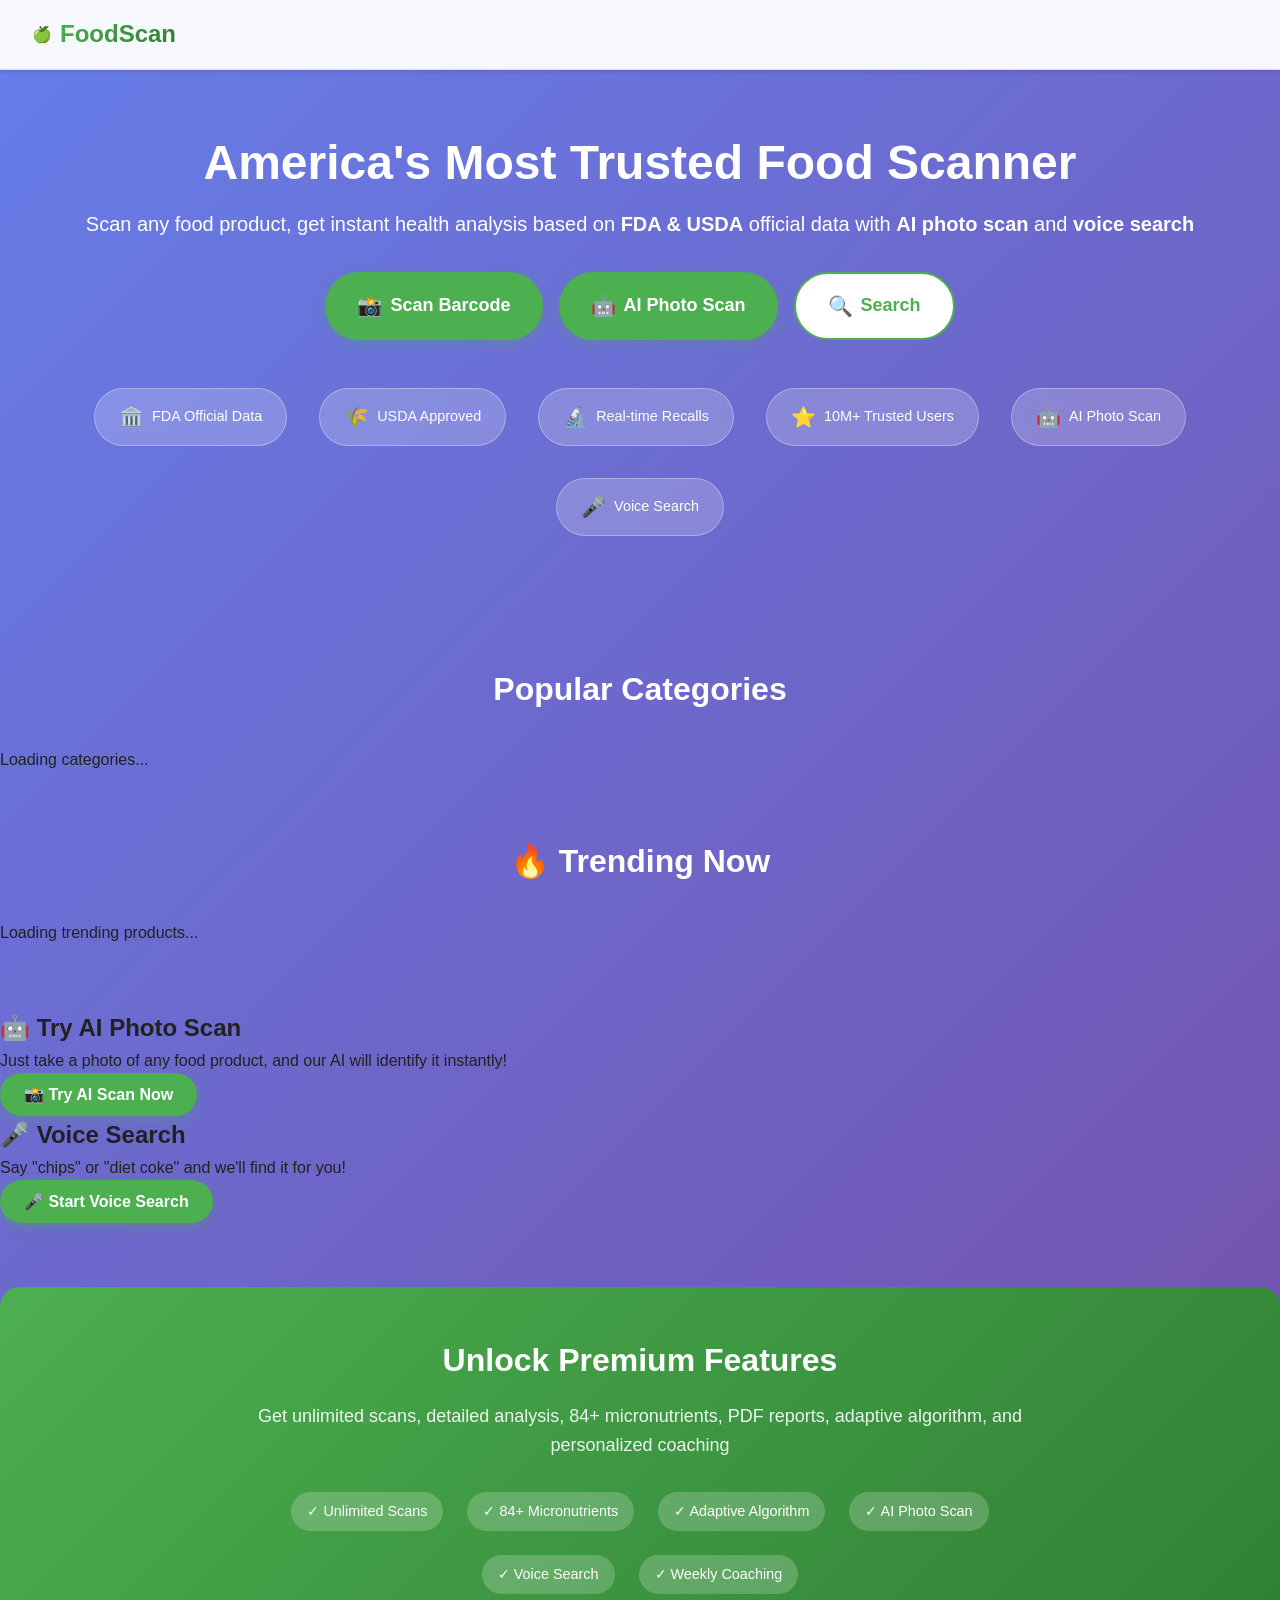
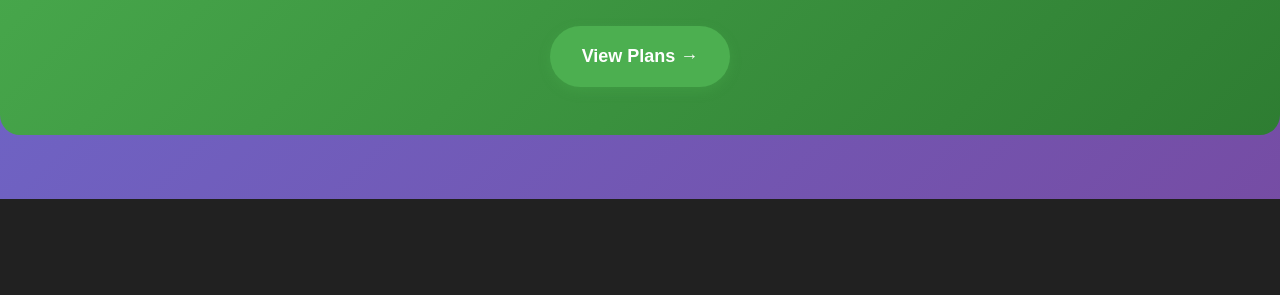
<file: index.html>
<!DOCTYPE html>
<html lang="en">
<head>
    <meta charset="UTF-8">
    <meta name="viewport" content="width=device-width, initial-scale=1.0">
    <title>USA Food Scanner – America's Most Trusted Food Scanner</title>
    <meta name="description" content="Scan any food product, get instant health analysis based on FDA & USDA data. 100% accurate, real-time recalls, AI photo scan, voice search, and personalized recommendations.">
    <meta name="keywords" content="food scanner, nutrition tracker, FDA data, USDA data, healthy eating, calorie counter, AI scan, voice search, micronutrients">
    <meta name="author" content="USA Food Scanner">
    <link rel="canonical" href="https://usafoodscanner.com/">
    
    <!-- Open Graph / Social Media -->
    <meta property="og:title" content="USA Food Scanner – America's Most Trusted Food Scanner">
    <meta property="og:description" content="Scan any food product, get instant health analysis based on FDA & USDA data. AI photo scan, voice search, and 84+ micronutrients tracking.">
    <meta property="og:url" content="https://usafoodscanner.com/">
    <meta property="og:type" content="website">
    <meta property="og:site_name" content="USA Food Scanner">
    
    <!-- Twitter Card -->
    <meta name="twitter:card" content="summary_large_image">
    <meta name="twitter:title" content="USA Food Scanner – Most Trusted Food Scanner">
    <meta name="twitter:description" content="Scan any food product, get instant health analysis based on FDA & USDA data.">
    
    <!-- PWA -->
    <link rel="manifest" href="manifest.json">
    <meta name="theme-color" content="#4CAF50">
    <meta name="apple-mobile-web-app-capable" content="yes">
    <meta name="apple-mobile-web-app-status-bar-style" content="black-translucent">
    <meta name="apple-mobile-web-app-title" content="FoodScan">
    
    <!-- Favicon (Basic) -->
    <link rel="icon" href="data:image/svg+xml,<svg xmlns='http://www.w3.org/2000/svg' viewBox='0 0 100 100'><text y='.9em' font-size='90'>🍏</text></svg>">
    
    <!-- CSS Files – सही क्रम में -->
    <link rel="stylesheet" href="css/style.css">
    <link rel="stylesheet" href="css/product.css">
    <link rel="stylesheet" href="css/mobile.css">
</head>
<body>
    <div id="app">
        <!-- Header Section (Static + Dynamic) -->
        <header class="glass-header" id="header">
            <div class="logo">
                <a href="index.html" class="logo-link">
                    <span class="logo-icon">🍏</span>
                    <span class="logo-text">FoodScan</span>
                </a>
            </div>
            <nav class="desktop-nav" id="desktop-nav"></nav>
            <div class="header-right">
                <div id="user-menu" class="user-menu"></div>
                <button class="mobile-menu-btn" id="mobile-menu-btn" aria-label="Menu">☰</button>
            </div>
        </header>
        
        <!-- Mobile Navigation -->
        <div class="mobile-nav" id="mobile-nav"></div>

        <!-- Main Content -->
        <main id="main-content">
            <!-- Hero Section -->
            <section class="hero">
                <h1 class="animate-title">America's Most Trusted Food Scanner</h1>
                <p class="animate-subtitle">Scan any food product, get instant health analysis based on <strong>FDA & USDA</strong> official data with <strong>AI photo scan</strong> and <strong>voice search</strong></p>
                
                <div class="hero-actions">
                    <button onclick="window.startScan ? startScan() : alert('Scanner coming soon')" class="btn-primary btn-large">
                        <span class="btn-icon">📸</span>
                        Scan Barcode
                    </button>
                    <button onclick="window.startAIScan ? startAIScan() : alert('AI Scan coming soon')" class="btn-primary btn-large">
                        <span class="btn-icon">🤖</span>
                        AI Photo Scan
                    </button>
                    <a href="search.html" class="btn-secondary btn-large">
                        <span class="btn-icon">🔍</span>
                        Search
                    </a>
                </div>
                
                <!-- Trust Badges -->
                <div class="trust-badges">
                    <div class="badge">
                        <span class="badge-icon">🏛️</span>
                        <span class="badge-text">FDA Official Data</span>
                    </div>
                    <div class="badge">
                        <span class="badge-icon">🌾</span>
                        <span class="badge-text">USDA Approved</span>
                    </div>
                    <div class="badge">
                        <span class="badge-icon">🔬</span>
                        <span class="badge-text">Real-time Recalls</span>
                    </div>
                    <div class="badge">
                        <span class="badge-icon">⭐</span>
                        <span class="badge-text">10M+ Trusted Users</span>
                    </div>
                    <div class="badge">
                        <span class="badge-icon">🤖</span>
                        <span class="badge-text">AI Photo Scan</span>
                    </div>
                    <div class="badge">
                        <span class="badge-icon">🎤</span>
                        <span class="badge-text">Voice Search</span>
                    </div>
                </div>
            </section>

            <!-- Announcement Banner (Dynamic) -->
            <div id="announcement-banner" class="announcement-banner" style="display: none;"></div>

            <!-- Categories Section (Dynamic) -->
            <section class="categories-section">
                <h2>Popular Categories</h2>
                <div id="categories-grid" class="categories-grid">
                    <!-- JavaScript से लोड होगा -->
                    <div class="loading-spinner">Loading categories...</div>
                </div>
            </section>

            <!-- Trending Products Section (Dynamic) -->
            <section class="trending-section">
                <h2>🔥 Trending Now</h2>
                <div id="trending-products" class="products-grid">
                    <!-- JavaScript से लोड होगा -->
                    <div class="loading-spinner">Loading trending products...</div>
                </div>
            </section>

            <!-- Weekly Challenge (Dynamic) -->
            <section id="challenge-section" class="challenge-section" style="display: none;">
                <h2>🏆 Weekly Challenge</h2>
                <div id="challenge-card" class="challenge-card"></div>
            </section>

            <!-- AI Scan Demo -->
            <section class="ai-demo-section">
                <h2>🤖 Try AI Photo Scan</h2>
                <div class="ai-demo-card">
                    <div class="ai-demo-content">
                        <p>Just take a photo of any food product, and our AI will identify it instantly!</p>
                        <button onclick="window.startAIScan ? startAIScan() : alert('AI Scan coming soon')" class="btn-primary">
                            📸 Try AI Scan Now
                        </button>
                    </div>
                </div>
            </section>

            <!-- Voice Search Demo -->
            <section class="voice-demo-section">
                <h2>🎤 Voice Search</h2>
                <div class="voice-demo-card">
                    <div class="voice-demo-content">
                        <p>Say "chips" or "diet coke" and we'll find it for you!</p>
                        <button onclick="window.startVoiceSearch ? startVoiceSearch() : alert('Voice search coming soon')" class="btn-primary">
                            🎤 Start Voice Search
                        </button>
                    </div>
                </div>
            </section>

            <!-- CTA Section -->
            <section class="cta-section">
                <div class="cta-content">
                    <h2>Unlock Premium Features</h2>
                    <p>Get unlimited scans, detailed analysis, 84+ micronutrients, PDF reports, adaptive algorithm, and personalized coaching</p>
                    <div class="cta-features">
                        <span>✓ Unlimited Scans</span>
                        <span>✓ 84+ Micronutrients</span>
                        <span>✓ Adaptive Algorithm</span>
                        <span>✓ AI Photo Scan</span>
                        <span>✓ Voice Search</span>
                        <span>✓ Weekly Coaching</span>
                    </div>
                    <a href="premium.html" class="btn-primary btn-large">View Plans →</a>
                </div>
            </section>
        </main>

        <!-- Footer (Dynamic) -->
        <footer id="footer" class="footer"></footer>
    </div>

    <!-- Notification Prompt -->
    <div id="notification-prompt" class="notification-prompt" style="display: none;">
        <div class="prompt-content">
            <span class="prompt-icon">🔔</span>
            <p>Get real-time FDA recall alerts</p>
            <div class="prompt-actions">
                <button onclick="window.enableNotifications ? enableNotifications() : null" class="btn-small">Enable</button>
                <button onclick="document.getElementById('notification-prompt').style.display='none'" class="btn-small btn-secondary">Later</button>
            </div>
        </div>
    </div>

    <!-- JavaScript Files – सही क्रम में -->
    <script src="js/api.js"></script>
    <script src="js/auth.js"></script>
    <script src="js/app.js"></script>
    
    <!-- Fallback JavaScript for basic functionality -->
    <script>
        // यह सुनिश्चित करता है कि मुख्य JS फाइलें लोड न होने पर भी पेज क्रैश न हो
        window.addEventListener('error', function(e) {
            if (e.target.tagName === 'SCRIPT') {
                console.warn('⚠️ JavaScript file failed to load:', e.target.src);
                // Show fallback content
                document.querySelectorAll('.loading-spinner').forEach(el => {
                    el.innerHTML = 'Unable to load content. Please refresh or try again later.';
                    el.style.color = '#F44336';
                });
            }
        }, true);
    </script>
</body>
</html>
</file>
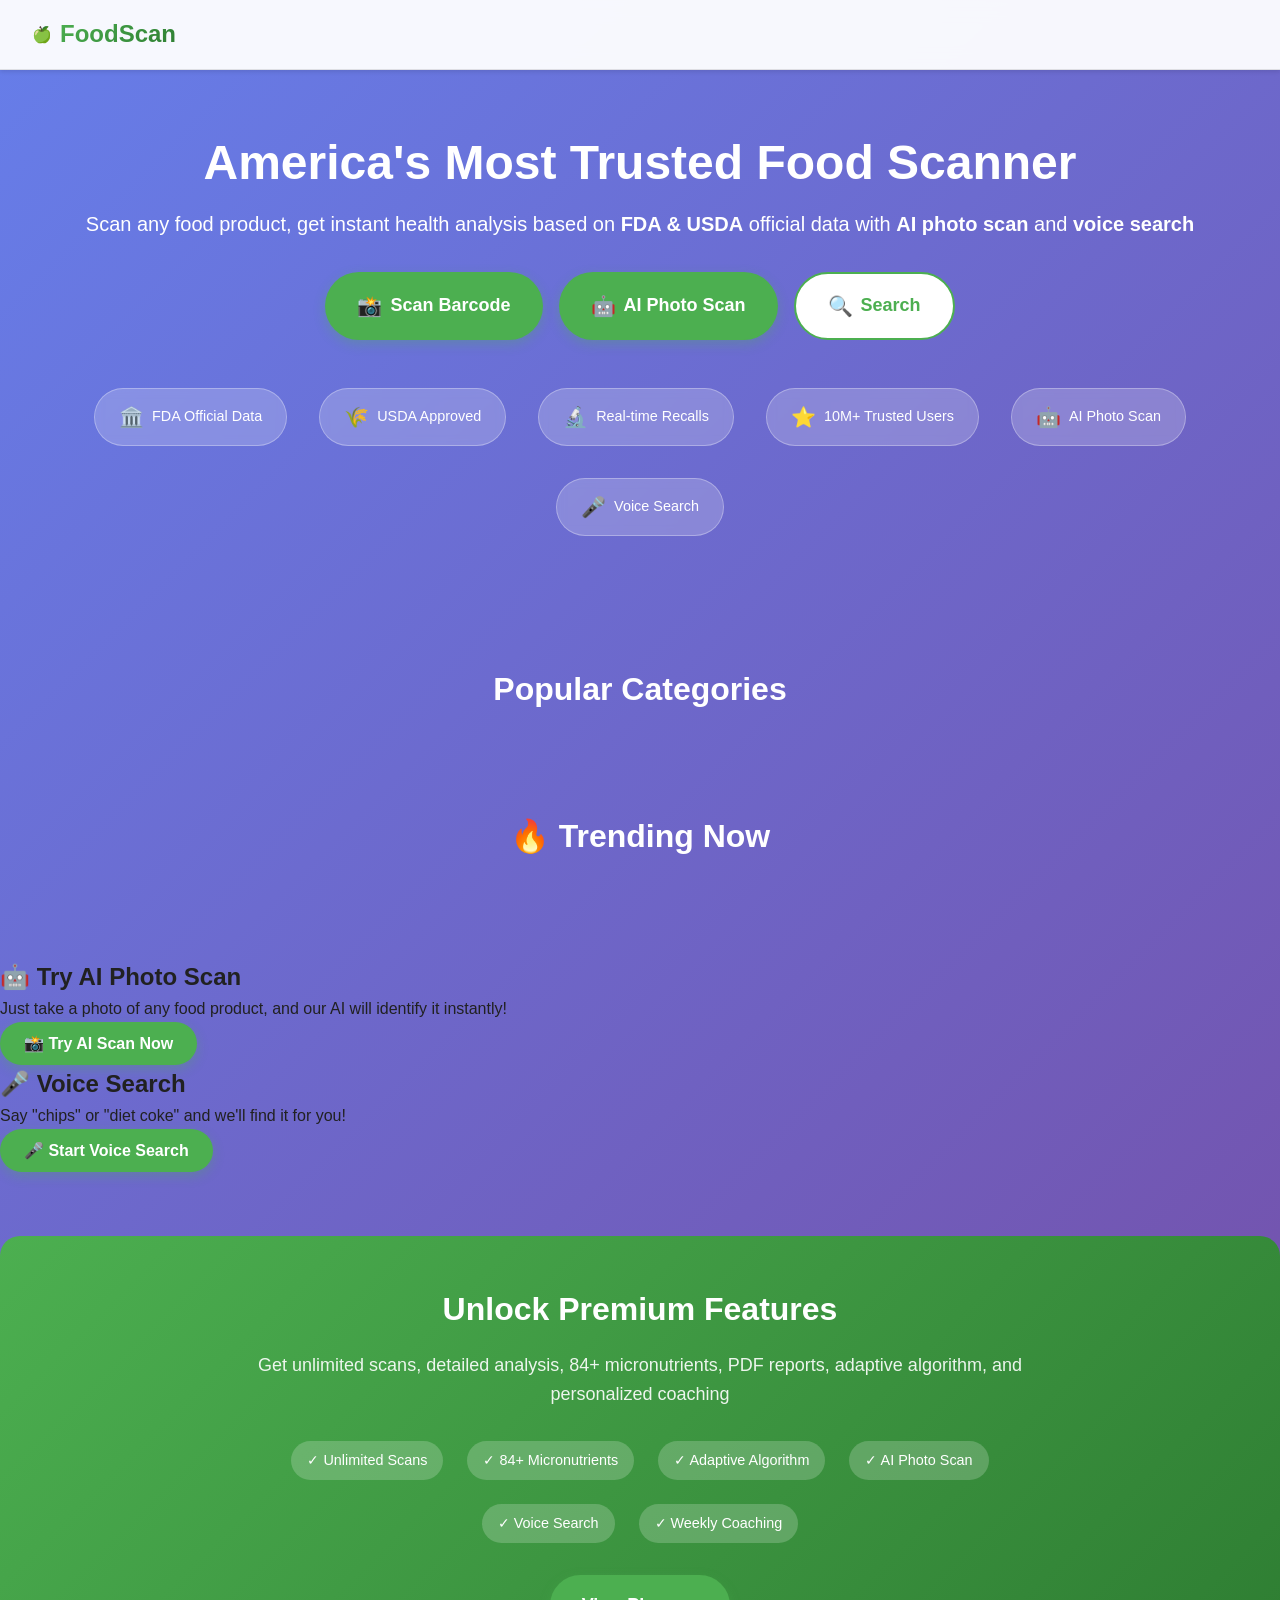
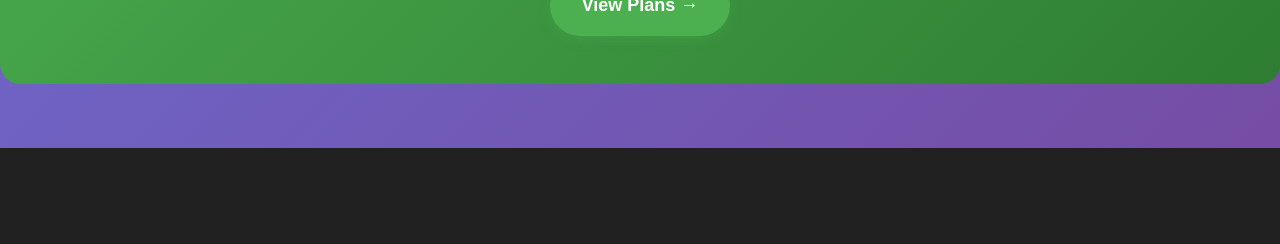
<file: usa-food-scanner/index.html>
<!DOCTYPE html>
<html lang="en">
<head>
    <meta charset="UTF-8">
    <meta name="viewport" content="width=device-width, initial-scale=1.0">
    <title>USA Food Scanner – America's Most Trusted Food Scanner</title>
    <meta name="description" content="Scan any food product, get instant health analysis based on FDA & USDA data. 100% accurate, real-time recalls, AI photo scan, voice search, and personalized recommendations.">
    <meta name="keywords" content="food scanner, nutrition tracker, FDA data, USDA data, healthy eating, calorie counter, AI scan, voice search">
    <meta name="author" content="USA Food Scanner">
    <link rel="canonical" href="https://usafoodscanner.com/">
    
    <!-- Open Graph / Social Media -->
    <meta property="og:title" content="USA Food Scanner – America's Most Trusted Food Scanner">
    <meta property="og:description" content="Scan any food product, get instant health analysis based on FDA & USDA data. AI photo scan, voice search, and 84+ micronutrients tracking.">
    <meta property="og:image" content="https://usafoodscanner.com/images/og-image.jpg">
    <meta property="og:url" content="https://usafoodscanner.com/">
    <meta property="og:type" content="website">
    
    <!-- Twitter Card -->
    <meta name="twitter:card" content="summary_large_image">
    <meta name="twitter:title" content="USA Food Scanner – Most Trusted Food Scanner">
    <meta name="twitter:description" content="Scan any food product, get instant health analysis based on FDA & USDA data.">
    <meta name="twitter:image" content="https://usafoodscanner.com/images/twitter-image.jpg">
    
    <!-- PWA -->
    <link rel="manifest" href="/manifest.json">
    <meta name="theme-color" content="#4CAF50">
    <meta name="apple-mobile-web-app-capable" content="yes">
    <meta name="apple-mobile-web-app-status-bar-style" content="black-translucent">
    <meta name="apple-mobile-web-app-title" content="FoodScan">
    
    <!-- CSS -->
    <link rel="stylesheet" href="/css/style.css">
    <link rel="stylesheet" href="/css/mobile.css">
</head>
<body>
    <div id="app">
        <!-- Header Section (Dynamic) -->
        <header class="glass-header" id="header">
            <div class="logo">
                <span class="logo-icon">🍏</span>
                <span class="logo-text">FoodScan</span>
            </div>
            <nav class="desktop-nav" id="desktop-nav"></nav>
            <div class="header-right">
                <div id="user-menu" class="user-menu"></div>
                <button class="mobile-menu-btn" id="mobile-menu-btn">☰</button>
            </div>
        </header>
        
        <!-- Mobile Navigation -->
        <div class="mobile-nav" id="mobile-nav"></div>

        <!-- Main Content -->
        <main id="main-content">
            <!-- Hero Section -->
            <section class="hero">
                <h1 class="animate-title">America's Most Trusted Food Scanner</h1>
                <p class="animate-subtitle">Scan any food product, get instant health analysis based on <strong>FDA & USDA</strong> official data with <strong>AI photo scan</strong> and <strong>voice search</strong></p>
                
                <div class="hero-actions">
                    <button onclick="startScan()" class="btn-primary btn-large">
                        <span class="btn-icon">📸</span>
                        Scan Barcode
                    </button>
                    <button onclick="startAIScan()" class="btn-primary btn-large">
                        <span class="btn-icon">🤖</span>
                        AI Photo Scan
                    </button>
                    <a href="/search" class="btn-secondary btn-large">
                        <span class="btn-icon">🔍</span>
                        Search
                    </a>
                </div>
                
                <!-- Trust Badges -->
                <div class="trust-badges">
                    <div class="badge">
                        <span class="badge-icon">🏛️</span>
                        <span class="badge-text">FDA Official Data</span>
                    </div>
                    <div class="badge">
                        <span class="badge-icon">🌾</span>
                        <span class="badge-text">USDA Approved</span>
                    </div>
                    <div class="badge">
                        <span class="badge-icon">🔬</span>
                        <span class="badge-text">Real-time Recalls</span>
                    </div>
                    <div class="badge">
                        <span class="badge-icon">⭐</span>
                        <span class="badge-text">10M+ Trusted Users</span>
                    </div>
                    <div class="badge">
                        <span class="badge-icon">🤖</span>
                        <span class="badge-text">AI Photo Scan</span>
                    </div>
                    <div class="badge">
                        <span class="badge-icon">🎤</span>
                        <span class="badge-text">Voice Search</span>
                    </div>
                </div>
            </section>

            <!-- Announcement Banner (Dynamic) -->
            <div id="announcement-banner" class="announcement-banner" style="display: none;"></div>

            <!-- Categories Section (Dynamic) -->
            <section class="categories-section">
                <h2>Popular Categories</h2>
                <div id="categories-grid" class="categories-grid"></div>
            </section>

            <!-- Trending Products Section (Dynamic) -->
            <section class="trending-section">
                <h2>🔥 Trending Now</h2>
                <div id="trending-products" class="products-grid"></div>
            </section>

            <!-- Weekly Challenge (Dynamic) -->
            <section id="challenge-section" class="challenge-section" style="display: none;">
                <h2>🏆 Weekly Challenge</h2>
                <div id="challenge-card" class="challenge-card"></div>
            </section>

            <!-- AI Scan Demo -->
            <section class="ai-demo-section">
                <h2>🤖 Try AI Photo Scan</h2>
                <div class="ai-demo-card">
                    <div class="ai-demo-content">
                        <p>Just take a photo of any food product, and our AI will identify it instantly!</p>
                        <button onclick="startAIScan()" class="btn-primary">
                            📸 Try AI Scan Now
                        </button>
                    </div>
                </div>
            </section>

            <!-- Voice Search Demo -->
            <section class="voice-demo-section">
                <h2>🎤 Voice Search</h2>
                <div class="voice-demo-card">
                    <div class="voice-demo-content">
                        <p>Say "chips" or "diet coke" and we'll find it for you!</p>
                        <button onclick="startVoiceSearch()" class="btn-primary">
                            🎤 Start Voice Search
                        </button>
                    </div>
                </div>
            </section>

            <!-- CTA Section -->
            <section class="cta-section">
                <div class="cta-content">
                    <h2>Unlock Premium Features</h2>
                    <p>Get unlimited scans, detailed analysis, 84+ micronutrients, PDF reports, adaptive algorithm, and personalized coaching</p>
                    <div class="cta-features">
                        <span>✓ Unlimited Scans</span>
                        <span>✓ 84+ Micronutrients</span>
                        <span>✓ Adaptive Algorithm</span>
                        <span>✓ AI Photo Scan</span>
                        <span>✓ Voice Search</span>
                        <span>✓ Weekly Coaching</span>
                    </div>
                    <a href="/premium" class="btn-primary btn-large">View Plans →</a>
                </div>
            </section>
        </main>

        <!-- Footer (Dynamic) -->
        <footer id="footer" class="footer"></footer>
    </div>

    <!-- Toast Notification Container -->
    <div id="toast" class="toast"></div>

    <!-- Notification Prompt -->
    <div id="notification-prompt" class="notification-prompt" style="display: none;">
        <div class="prompt-content">
            <span class="prompt-icon">🔔</span>
            <p>Get real-time FDA recall alerts</p>
            <div class="prompt-actions">
                <button onclick="enableNotifications()" class="btn-small">Enable</button>
                <button onclick="closeNotificationPrompt()" class="btn-small btn-secondary">Later</button>
            </div>
        </div>
    </div>

    <!-- JavaScript -->
    <script src="/js/api.js"></script>
    <script src="/js/auth.js"></script>
    <script src="/js/app.js"></script>
</body>
</html>
</file>
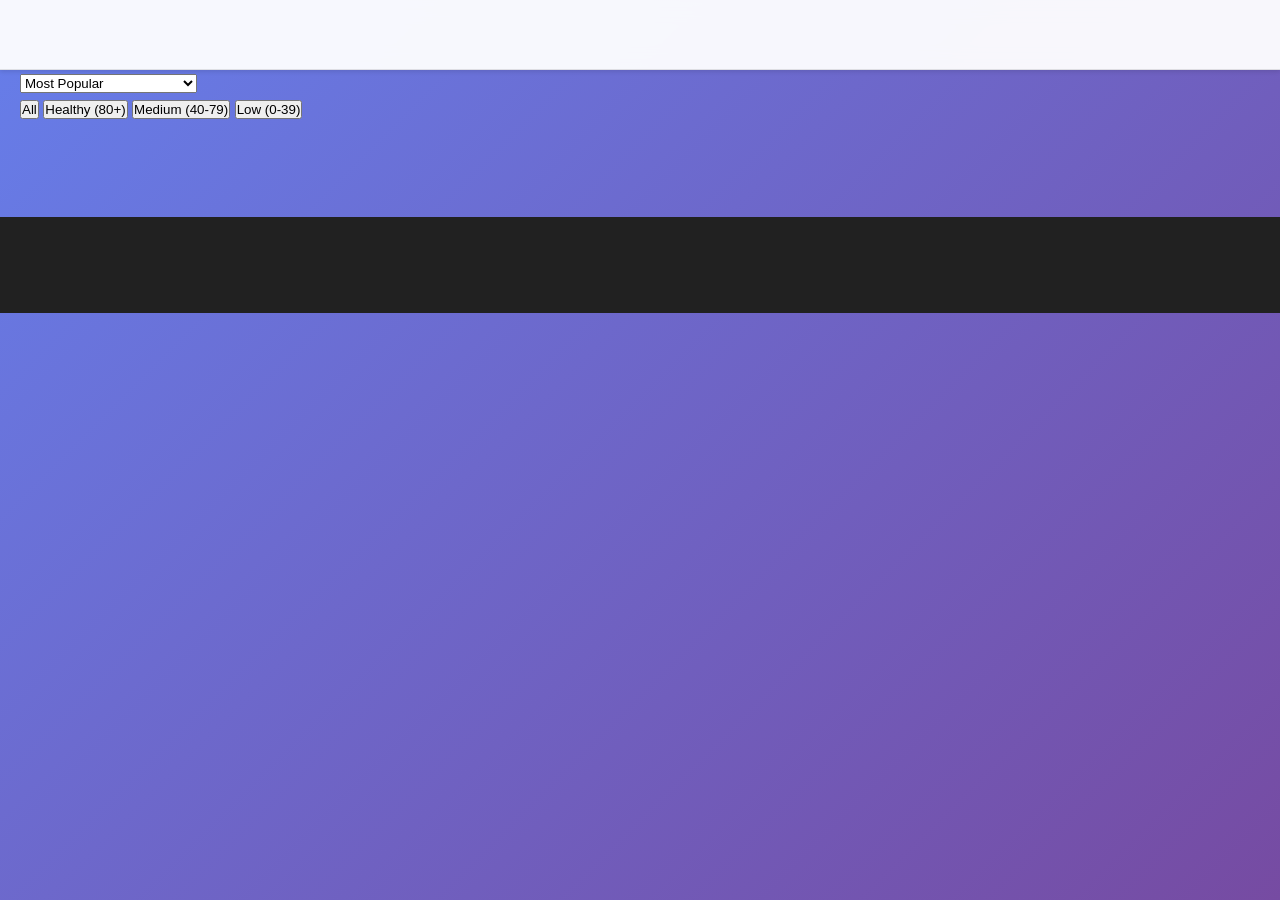
<file: category.html>
<!DOCTYPE html>
<html lang="en">
<head>
    <meta charset="UTF-8">
    <meta name="viewport" content="width=device-width, initial-scale=1.0">
    <title id="category-title">Category - USA Food Scanner</title>
    <meta name="description" id="category-description" content="Browse products by category with health scores">
    <link rel="canonical" href="" id="canonical-url">
    
    <!-- PWA -->
    <link rel="manifest" href="/manifest.json">
    <meta name="theme-color" content="#4CAF50">
    
    <!-- CSS -->
    <link rel="stylesheet" href="/css/style.css">
    <link rel="stylesheet" href="/css/mobile.css">
</head>
<body>
    <div id="app">
        <header class="glass-header" id="header"></header>
        <div class="mobile-nav" id="mobile-nav"></div>

        <main id="main-content">
            <div class="container">
                <!-- Category Header -->
                <div class="category-header" id="category-header"></div>
                
                <!-- Filter Bar -->
                <div class="filter-bar" id="filter-bar">
                    <select id="sort-select" class="filter-select">
                        <option value="popular">Most Popular</option>
                        <option value="score-high">Health Score: High to Low</option>
                        <option value="score-low">Health Score: Low to High</option>
                        <option value="newest">Newest First</option>
                    </select>
                    
                    <div class="score-filters">
                        <button class="filter-btn active" data-score="all" onclick="filterByScore('all')">All</button>
                        <button class="filter-btn" data-score="healthy" onclick="filterByScore('healthy')">Healthy (80+)</button>
                        <button class="filter-btn" data-score="medium" onclick="filterByScore('medium')">Medium (40-79)</button>
                        <button class="filter-btn" data-score="low" onclick="filterByScore('low')">Low (0-39)</button>
                    </div>
                </div>
                
                <!-- Products Grid -->
                <div id="products-grid" class="products-grid"></div>
                
                <!-- Pagination -->
                <div id="pagination" class="pagination"></div>
            </div>
        </main>

        <footer id="footer" class="footer"></footer>
    </div>

    <script src="/js/api.js"></script>
    <script src="/js/auth.js"></script>
    <script src="/js/app.js"></script>
</body>
</html>
</file>
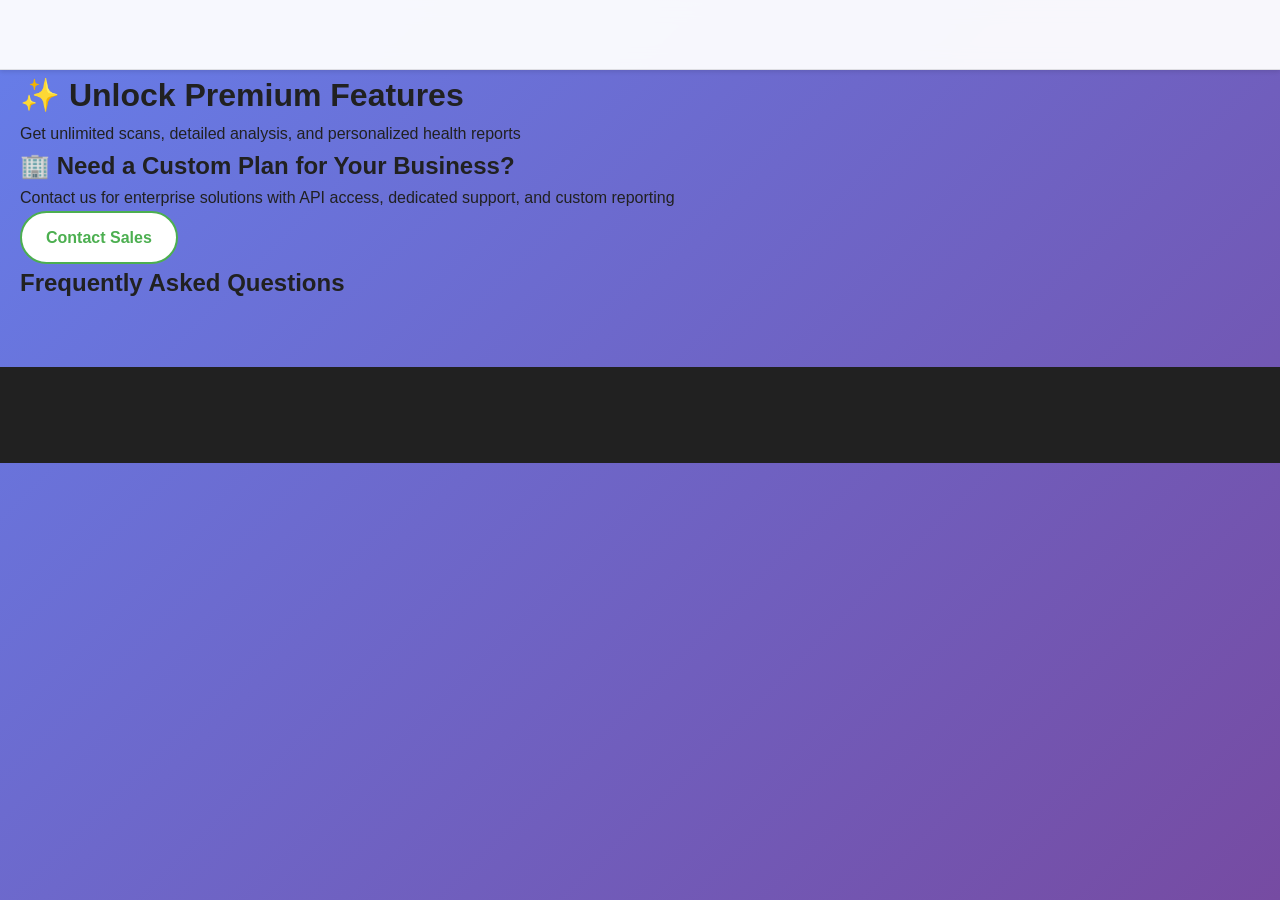
<file: premium.html>
<!DOCTYPE html>
<html lang="en">
<head>
    <meta charset="UTF-8">
    <meta name="viewport" content="width=device-width, initial-scale=1.0">
    <title>Premium Plans - USA Food Scanner</title>
    <meta name="description" content="Upgrade to Premium for unlimited scans, detailed analysis, and PDF reports">
    
    <!-- PWA -->
    <link rel="manifest" href="/manifest.json">
    <meta name="theme-color" content="#4CAF50">
    
    <!-- CSS -->
    <link rel="stylesheet" href="/css/style.css">
    <link rel="stylesheet" href="/css/mobile.css">
    
    <!-- Stripe -->
    <script src="https://js.stripe.com/v3/"></script>
</head>
<body>
    <div id="app">
        <header class="glass-header" id="header"></header>
        <div class="mobile-nav" id="mobile-nav"></div>

        <main id="main-content">
            <div class="container">
                <!-- Premium Header -->
                <div class="premium-header">
                    <h1>✨ Unlock Premium Features</h1>
                    <p>Get unlimited scans, detailed analysis, and personalized health reports</p>
                </div>
                
                <!-- Premium Plans Grid -->
                <div id="plans-grid" class="plans-grid"></div>
                
                <!-- Enterprise Section -->
                <div class="enterprise-section">
                    <h2>🏢 Need a Custom Plan for Your Business?</h2>
                    <p>Contact us for enterprise solutions with API access, dedicated support, and custom reporting</p>
                    <a href="/contact" class="btn-secondary">Contact Sales</a>
                </div>
                
                <!-- FAQ Section -->
                <div class="premium-faq">
                    <h2>Frequently Asked Questions</h2>
                    <div id="premium-faq" class="faq-grid"></div>
                </div>
            </div>
        </main>

        <footer id="footer" class="footer"></footer>
    </div>

    <script src="/js/api.js"></script>
    <script src="/js/auth.js"></script>
    <script src="/js/app.js"></script>
</body>
</html>
</file>
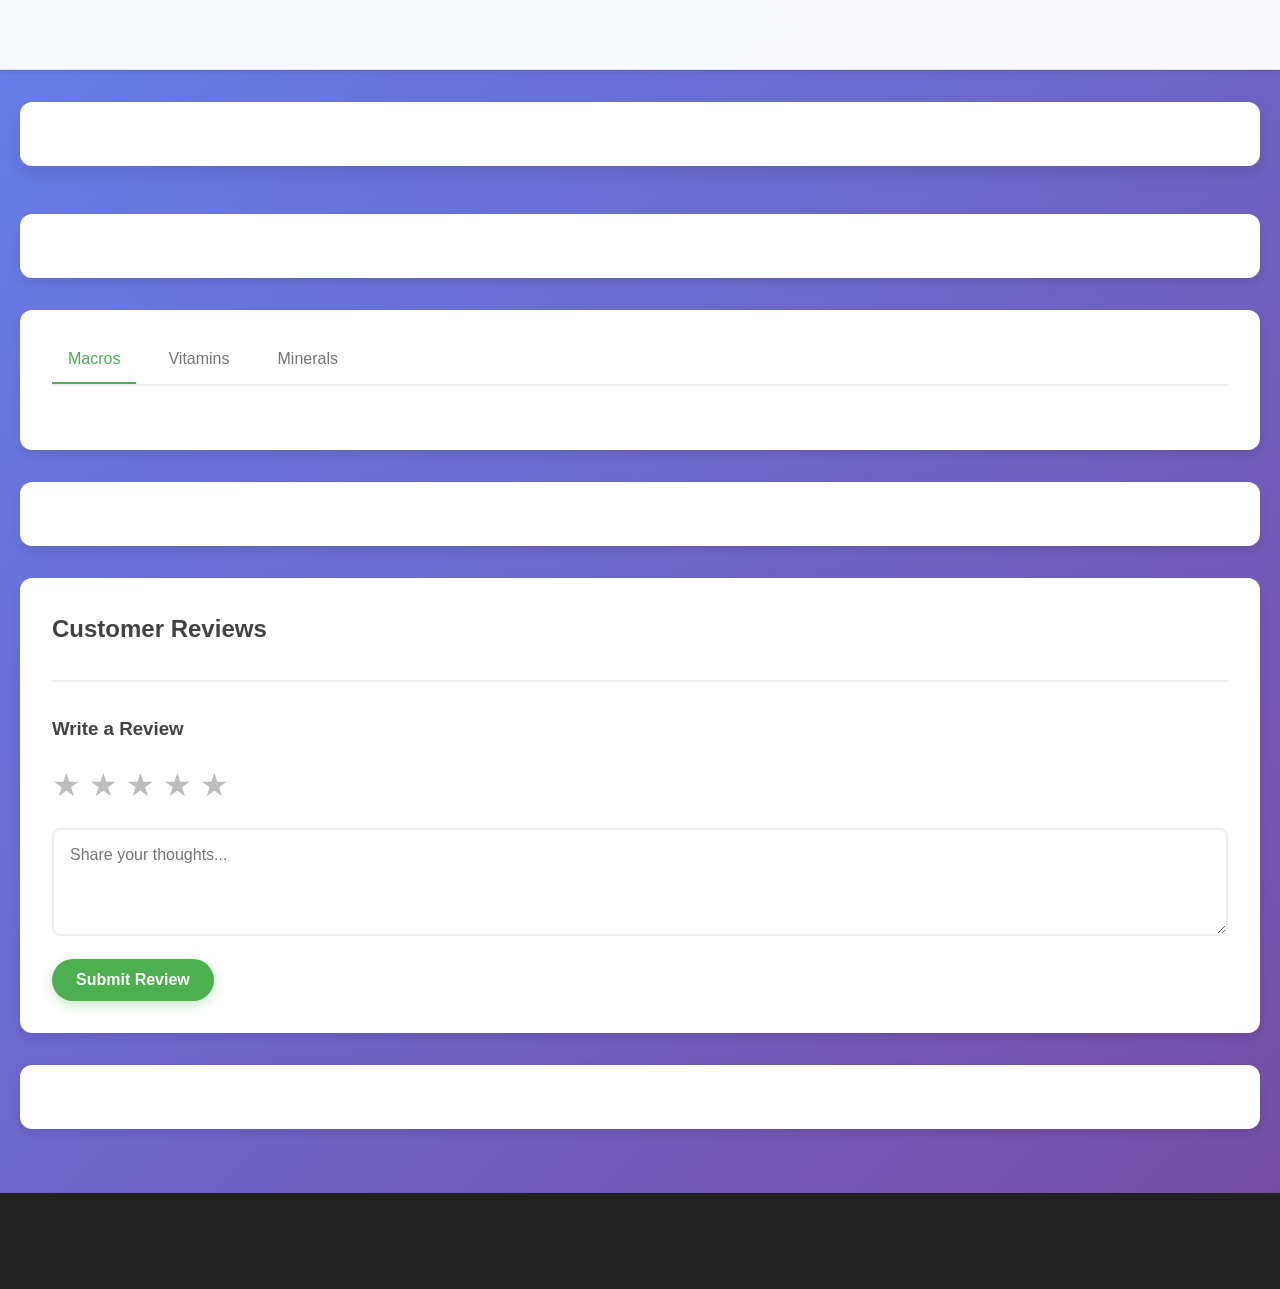
<file: product.html>
<!DOCTYPE html>
<html lang="en">
<head>
    <meta charset="UTF-8">
    <meta name="viewport" content="width=device-width, initial-scale=1.0">
    <title id="product-title">Product Details - USA Food Scanner</title>
    <meta name="description" id="product-description" content="Check product health score, ingredients, and nutrition facts">
    <link rel="canonical" href="" id="canonical-url">
    
    <!-- Open Graph -->
    <meta property="og:title" id="og-title" content="">
    <meta property="og:description" id="og-description" content="">
    <meta property="og:image" id="og-image" content="">
    <meta property="og:url" id="og-url" content="">
    
    <!-- PWA -->
    <link rel="manifest" href="/manifest.json">
    <meta name="theme-color" content="#4CAF50">
    
    <!-- CSS -->
    <link rel="stylesheet" href="/css/style.css">
    <link rel="stylesheet" href="/css/product.css">
    <link rel="stylesheet" href="/css/mobile.css">
</head>
<body>
    <div id="app">
        <header class="glass-header" id="header"></header>
        <div class="mobile-nav" id="mobile-nav"></div>

        <main id="main-content">
            <div class="container">
                <!-- Breadcrumbs -->
                <nav class="breadcrumbs" id="breadcrumbs"></nav>
                
                <!-- Product Header -->
                <div class="product-header" id="product-header"></div>
                
                <!-- Ingredients Section -->
                <section class="ingredients-section" id="ingredients-section"></section>
                
                <!-- Nutrition Tabs (Macros + Micronutrients) -->
                <section class="nutrition-tabs-section" id="nutrition-tabs-section">
                    <div class="nutrition-tabs">
                        <button class="tab-btn active" onclick="showTab('macros')">Macros</button>
                        <button class="tab-btn" onclick="showTab('vitamins')">Vitamins</button>
                        <button class="tab-btn" onclick="showTab('minerals')">Minerals</button>
                    </div>
                    
                    <div id="macros-tab" class="tab-content active">
                        <div class="nutrition-table" id="macros-table"></div>
                    </div>
                    
                    <div id="vitamins-tab" class="tab-content">
                        <div class="nutrient-grid" id="vitamins-grid"></div>
                    </div>
                    
                    <div id="minerals-tab" class="tab-content">
                        <div class="nutrient-grid" id="minerals-grid"></div>
                    </div>
                </section>
                
                <!-- Healthy Alternatives -->
                <section class="alternatives-section" id="alternatives-section"></section>
                
                <!-- Reviews Section -->
                <section class="reviews-section" id="reviews-section">
                    <h2>Customer Reviews</h2>
                    <div id="reviews-list" class="reviews-list"></div>
                    
                    <div class="add-review" id="add-review">
                        <h3>Write a Review</h3>
                        <div class="rating-select">
                            <span class="star" onclick="setRating(1)">★</span>
                            <span class="star" onclick="setRating(2)">★</span>
                            <span class="star" onclick="setRating(3)">★</span>
                            <span class="star" onclick="setRating(4)">★</span>
                            <span class="star" onclick="setRating(5)">★</span>
                        </div>
                        <textarea id="review-text" placeholder="Share your thoughts..." rows="4"></textarea>
                        <button onclick="submitReview()" class="btn-primary">Submit Review</button>
                    </div>
                </section>
                
                <!-- Related Articles -->
                <section class="related-articles" id="related-articles"></section>
                
                <!-- Premium Lock (if not premium) -->
                <div id="premium-lock" class="premium-lock" style="display: none;">
                    <div class="lock-content">
                        <span class="lock-icon">🔒</span>
                        <h3>Premium Feature</h3>
                        <p>Upgrade to see detailed nutrition analysis, buy links, and PDF reports</p>
                        <a href="/premium" class="btn-primary">Upgrade for $9.99/month</a>
                    </div>
                </div>
            </div>
        </main>

        <footer id="footer" class="footer"></footer>
    </div>

    <script src="/js/api.js"></script>
    <script src="/js/auth.js"></script>
    <script src="/js/app.js"></script>
</body>
</html>
</file>
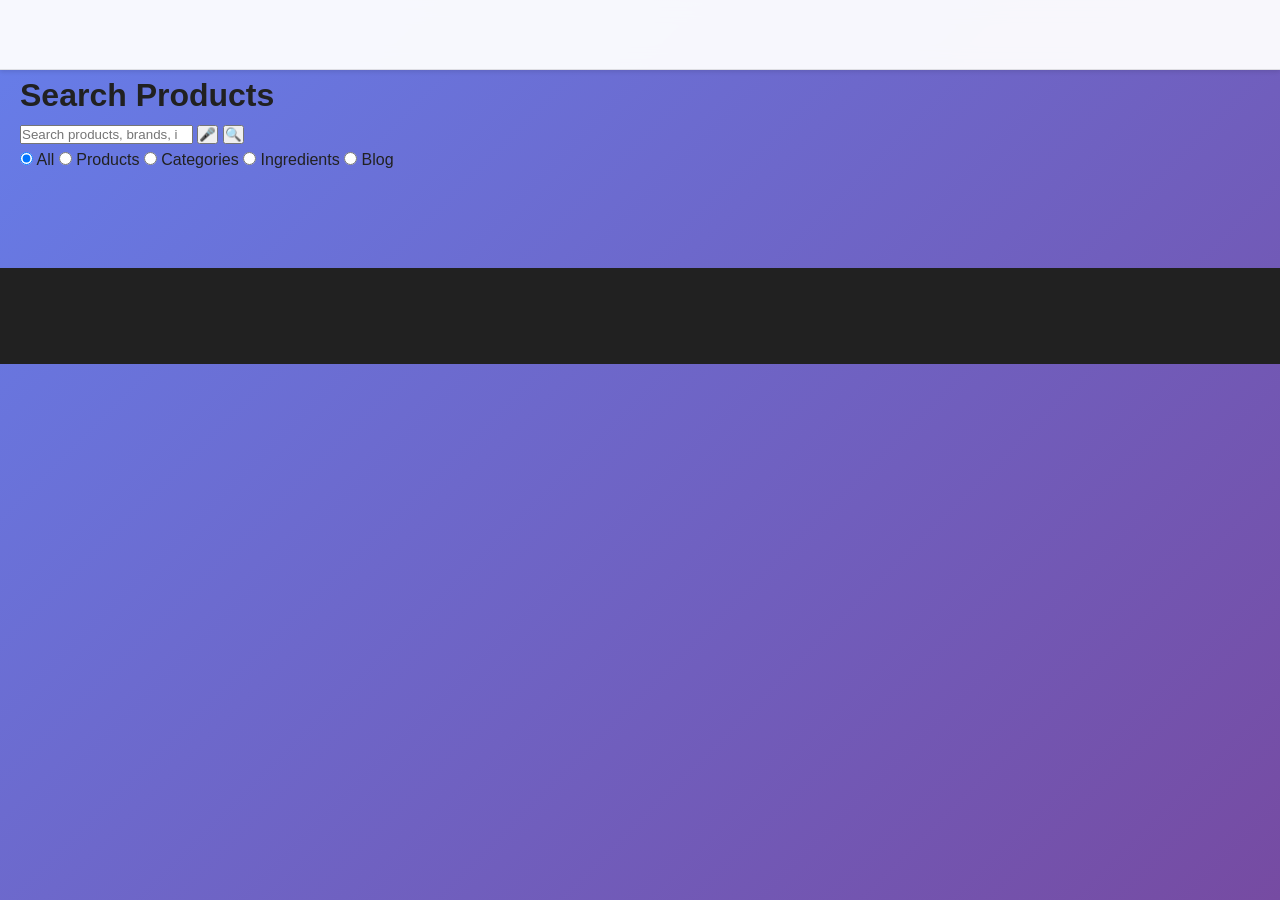
<file: search.html>
<!DOCTYPE html>
<html lang="en">
<head>
    <meta charset="UTF-8">
    <meta name="viewport" content="width=device-width, initial-scale=1.0">
    <title>Search Products - USA Food Scanner</title>
    <meta name="description" content="Search thousands of food products with health scores and nutrition data">
    
    <!-- PWA -->
    <link rel="manifest" href="/manifest.json">
    <meta name="theme-color" content="#4CAF50">
    
    <!-- CSS -->
    <link rel="stylesheet" href="/css/style.css">
    <link rel="stylesheet" href="/css/mobile.css">
</head>
<body>
    <div id="app">
        <header class="glass-header" id="header"></header>
        <div class="mobile-nav" id="mobile-nav"></div>

        <main id="main-content">
            <div class="container">
                <!-- Search Header -->
                <div class="search-header">
                    <h1>Search Products</h1>
                    
                    <!-- Search Form -->
                    <form id="search-form" class="search-form" onsubmit="event.preventDefault(); performSearch();">
                        <div class="search-wrapper">
                            <input type="search" id="search-input" placeholder="Search products, brands, ingredients..." autocomplete="off">
                            <button type="button" onclick="startVoiceSearch()" class="voice-btn" aria-label="Voice Search">🎤</button>
                            <button type="submit" aria-label="Search">🔍</button>
                        </div>
                        
                        <!-- Search Filters -->
                        <div class="search-filters">
                            <label>
                                <input type="radio" name="type" value="all" checked onchange="performSearch()"> All
                            </label>
                            <label>
                                <input type="radio" name="type" value="products" onchange="performSearch()"> Products
                            </label>
                            <label>
                                <input type="radio" name="type" value="categories" onchange="performSearch()"> Categories
                            </label>
                            <label>
                                <input type="radio" name="type" value="ingredients" onchange="performSearch()"> Ingredients
                            </label>
                            <label>
                                <input type="radio" name="type" value="blog" onchange="performSearch()"> Blog
                            </label>
                        </div>
                    </form>
                </div>
                
                <!-- Search Results -->
                <div id="search-results" class="search-results">
                    <div class="results-header" id="results-header"></div>
                    <div id="results-grid" class="products-grid"></div>
                </div>
            </div>
        </main>

        <footer id="footer" class="footer"></footer>
    </div>

    <script src="/js/api.js"></script>
    <script src="/js/auth.js"></script>
    <script src="/js/app.js"></script>
</body>
</html>
</file>
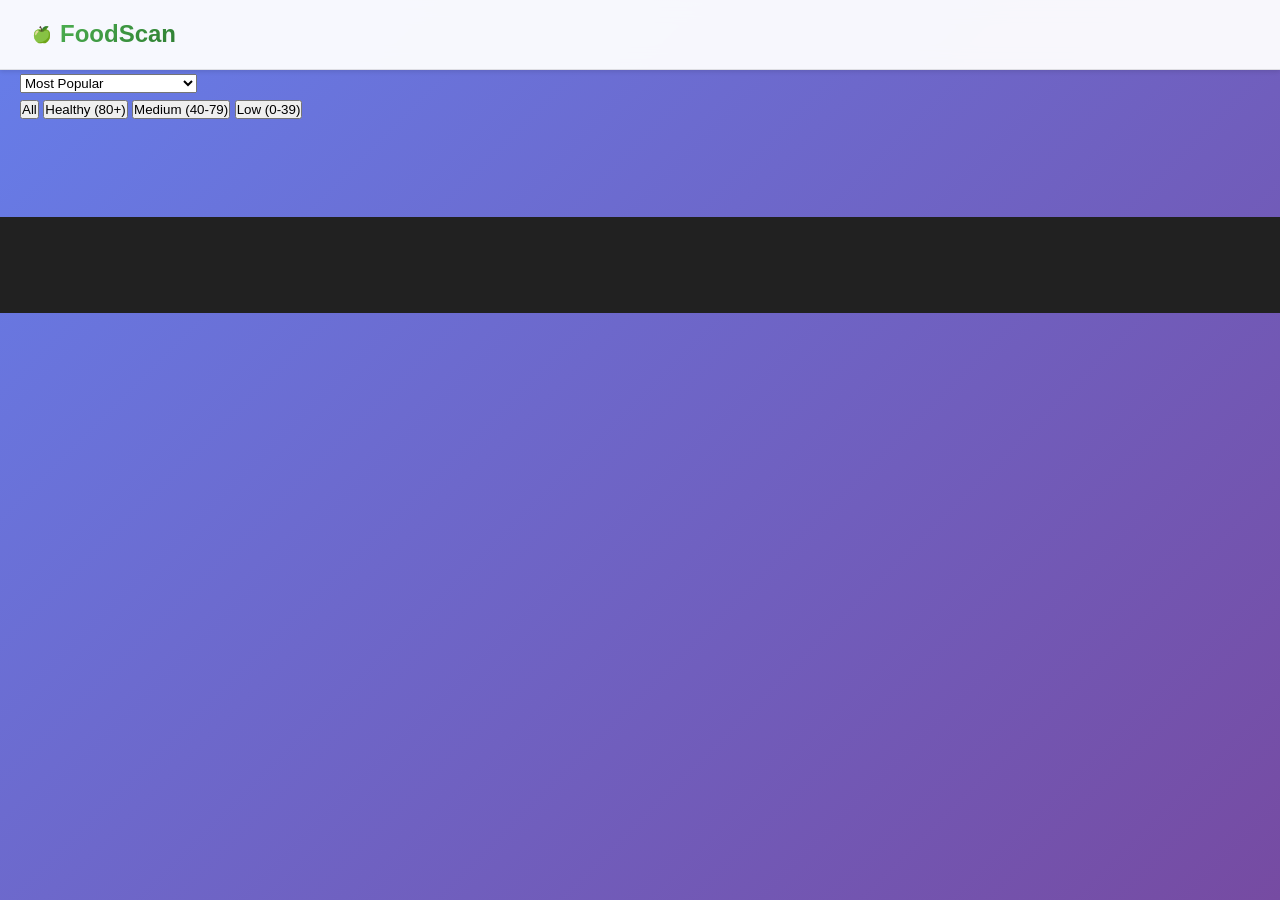
<file: usa-food-scanner/category.html>
<!DOCTYPE html>
<html lang="en">
<head>
    <meta charset="UTF-8">
    <meta name="viewport" content="width=device-width, initial-scale=1.0">
    <title id="category-title">Category - USA Food Scanner</title>
    <meta name="description" id="category-description" content="Browse products by category with health scores and micronutrients">
    <link rel="canonical" href="" id="canonical-url">
    
    <!-- PWA -->
    <link rel="manifest" href="/manifest.json">
    <meta name="theme-color" content="#4CAF50">
    
    <!-- CSS -->
    <link rel="stylesheet" href="/css/style.css">
    <link rel="stylesheet" href="/css/mobile.css">
</head>
<body>
    <div id="app">
        <header class="glass-header" id="header">
            <div class="logo">
                <span class="logo-icon">🍏</span>
                <span class="logo-text">FoodScan</span>
            </div>
            <nav class="desktop-nav" id="desktop-nav"></nav>
            <div class="header-right">
                <div id="user-menu" class="user-menu"></div>
                <button class="mobile-menu-btn" id="mobile-menu-btn">☰</button>
            </div>
        </header>
        <div class="mobile-nav" id="mobile-nav"></div>

        <main id="main-content">
            <div class="container">
                <!-- Category Header -->
                <div class="category-header" id="category-header"></div>
                
                <!-- Filter Bar -->
                <div class="filter-bar" id="filter-bar">
                    <select id="sort-select" class="filter-select">
                        <option value="popular">Most Popular</option>
                        <option value="score-high">Health Score: High to Low</option>
                        <option value="score-low">Health Score: Low to High</option>
                        <option value="newest">Newest First</option>
                    </select>
                    
                    <div class="score-filters">
                        <button class="filter-btn active" data-score="all">All</button>
                        <button class="filter-btn" data-score="healthy">Healthy (80+)</button>
                        <button class="filter-btn" data-score="medium">Medium (40-79)</button>
                        <button class="filter-btn" data-score="low">Low (0-39)</button>
                    </div>
                </div>
                
                <!-- Products Grid -->
                <div id="products-grid" class="products-grid"></div>
                
                <!-- Pagination -->
                <div id="pagination" class="pagination"></div>
            </div>
        </main>

        <footer id="footer" class="footer"></footer>
    </div>

    <script src="/js/api.js"></script>
    <script src="/js/auth.js"></script>
    <script src="/js/app.js"></script>
</body>
</html>
</file>
<file: css/style.css>
/* USA Food Scanner – Main Stylesheet */
:root {
    /* Colors */
    --primary: #4CAF50;
    --primary-dark: #2E7D32;
    --primary-light: #C8E6C9;
    --secondary: #FFC107;
    --secondary-dark: #FFA000;
    --danger: #F44336;
    --danger-dark: #D32F2F;
    --warning: #FF9800;
    --success: #4CAF50;
    --info: #2196F3;
    
    /* Grayscale */
    --gray-50: #FAFAFA;
    --gray-100: #F5F5F5;
    --gray-200: #EEEEEE;
    --gray-300: #E0E0E0;
    --gray-400: #BDBDBD;
    --gray-500: #9E9E9E;
    --gray-600: #757575;
    --gray-700: #616161;
    --gray-800: #424242;
    --gray-900: #212121;
    
    /* Glass Effect */
    --glass-bg: rgba(255, 255, 255, 0.1);
    --glass-border: rgba(255, 255, 255, 0.2);
    --glass-shadow: 0 8px 32px rgba(0, 0, 0, 0.1);
    
    /* Shadows */
    --shadow-sm: 0 2px 4px rgba(0,0,0,0.1);
    --shadow-md: 0 4px 8px rgba(0,0,0,0.1);
    --shadow-lg: 0 8px 16px rgba(0,0,0,0.1);
    --shadow-xl: 0 12px 24px rgba(0,0,0,0.1);
    
    /* Border Radius */
    --radius-sm: 4px;
    --radius-md: 8px;
    --radius-lg: 12px;
    --radius-xl: 20px;
    --radius-full: 9999px;
    
    /* Typography */
    --font-sans: -apple-system, BlinkMacSystemFont, 'Segoe UI', Roboto, Oxygen, Ubuntu, Cantarell, sans-serif;
    --font-mono: 'SF Mono', Monaco, 'Cascadia Code', 'Roboto Mono', monospace;
    
    /* Transitions */
    --transition-fast: 150ms ease;
    --transition-base: 300ms ease;
    --transition-slow: 500ms ease;
    
    /* Layout */
    --container-max-width: 1280px;
    --header-height: 70px;
}

/* Reset & Base */
* {
    margin: 0;
    padding: 0;
    box-sizing: border-box;
}

html {
    scroll-behavior: smooth;
    font-size: 16px;
}

body {
    font-family: var(--font-sans);
    line-height: 1.6;
    color: var(--gray-900);
    background: linear-gradient(135deg, #667eea 0%, #764ba2 100%);
    min-height: 100vh;
    transition: background var(--transition-base);
}

body.dark-mode {
    background: linear-gradient(135deg, #1a1a1a 0%, #2d2d2d 100%);
    color: var(--gray-100);
}

/* Container */
.container {
    max-width: var(--container-max-width);
    margin: 0 auto;
    padding: 0 20px;
    width: 100%;
}

/* Glass Effect */
.glass {
    background: var(--glass-bg);
    backdrop-filter: blur(10px);
    border: 1px solid var(--glass-border);
    box-shadow: var(--glass-shadow);
}

/* Header */
.glass-header {
    background: rgba(255, 255, 255, 0.95);
    backdrop-filter: blur(10px);
    border-bottom: 1px solid rgba(0, 0, 0, 0.1);
    padding: 0 2rem;
    height: var(--header-height);
    display: flex;
    justify-content: space-between;
    align-items: center;
    position: sticky;
    top: 0;
    z-index: 1000;
    box-shadow: var(--shadow-sm);
}

.dark-mode .glass-header {
    background: rgba(30, 30, 30, 0.95);
    border-bottom-color: var(--gray-800);
}

.logo {
    display: flex;
    align-items: center;
    gap: 8px;
}

.logo-link {
    text-decoration: none;
    color: inherit;
    display: flex;
    align-items: center;
    gap: 8px;
}

.logo-text {
    font-size: 1.5rem;
    font-weight: bold;
    background: linear-gradient(135deg, var(--primary), var(--primary-dark));
    -webkit-background-clip: text;
    -webkit-text-fill-color: transparent;
}

/* Navigation */
.desktop-nav {
    display: flex;
    gap: 2rem;
}

.desktop-nav a {
    color: var(--gray-700);
    text-decoration: none;
    font-weight: 500;
    transition: var(--transition-fast);
    padding: 0.5rem 0;
    border-bottom: 2px solid transparent;
}

.dark-mode .desktop-nav a {
    color: var(--gray-300);
}

.desktop-nav a:hover {
    color: var(--primary);
    border-bottom-color: var(--primary);
}

.mobile-nav {
    display: none;
    background: white;
    padding: 1rem;
    box-shadow: var(--shadow-md);
    position: fixed;
    top: var(--header-height);
    left: 0;
    right: 0;
    max-height: calc(100vh - var(--header-height));
    overflow-y: auto;
    z-index: 999;
}

.dark-mode .mobile-nav {
    background: var(--gray-800);
}

.mobile-nav.active {
    display: block;
}

.mobile-nav a {
    display: block;
    padding: 0.75rem 1rem;
    color: var(--gray-700);
    text-decoration: none;
    border-bottom: 1px solid var(--gray-200);
}

.dark-mode .mobile-nav a {
    color: var(--gray-300);
    border-bottom-color: var(--gray-700);
}

.mobile-nav a:last-child {
    border-bottom: none;
}

.mobile-nav .child-link {
    padding-left: 2rem;
    font-size: 0.9rem;
    color: var(--gray-600);
}

.mobile-menu-btn {
    display: none;
    background: none;
    border: none;
    font-size: 1.5rem;
    cursor: pointer;
    color: var(--gray-700);
}

.dark-mode .mobile-menu-btn {
    color: var(--gray-300);
}

/* User Menu */
.user-menu {
    display: flex;
    align-items: center;
    gap: 1rem;
}

.user-dropdown {
    position: relative;
    cursor: pointer;
}

.user-name {
    font-weight: 500;
    padding: 0.5rem 1rem;
    background: var(--primary-light);
    border-radius: var(--radius-full);
    display: inline-block;
}

.dark-mode .user-name {
    background: var(--gray-700);
    color: white;
}

.dropdown-content {
    display: none;
    position: absolute;
    right: 0;
    top: 100%;
    background: white;
    min-width: 160px;
    box-shadow: var(--shadow-lg);
    border-radius: var(--radius-md);
    z-index: 1;
}

.dark-mode .dropdown-content {
    background: var(--gray-800);
}

.user-dropdown:hover .dropdown-content {
    display: block;
}

.dropdown-content a {
    color: var(--gray-800);
    padding: 0.75rem 1rem;
    text-decoration: none;
    display: block;
}

.dark-mode .dropdown-content a {
    color: var(--gray-300);
}

.dropdown-content a:hover {
    background: var(--gray-100);
}

.dark-mode .dropdown-content a:hover {
    background: var(--gray-700);
}

/* Hero Section */
.hero {
    text-align: center;
    padding: 4rem 2rem;
    color: white;
}

.hero h1 {
    font-size: 3rem;
    font-weight: 800;
    margin-bottom: 1rem;
    line-height: 1.2;
    animation: fadeInUp 1s ease;
}

.hero p {
    font-size: 1.25rem;
    margin-bottom: 2rem;
    opacity: 0.9;
    animation: fadeInUp 1s ease 0.2s both;
}

.hero-actions {
    display: flex;
    gap: 1rem;
    justify-content: center;
    margin-bottom: 3rem;
    animation: fadeInUp 1s ease 0.4s both;
}

@keyframes fadeInUp {
    from {
        opacity: 0;
        transform: translateY(30px);
    }
    to {
        opacity: 1;
        transform: translateY(0);
    }
}

/* Buttons */
.btn-primary, .btn-secondary {
    display: inline-flex;
    align-items: center;
    justify-content: center;
    gap: 8px;
    padding: 0.75rem 1.5rem;
    border: none;
    border-radius: var(--radius-full);
    font-size: 1rem;
    font-weight: 600;
    cursor: pointer;
    transition: var(--transition-base);
    text-decoration: none;
}

.btn-primary {
    background: var(--primary);
    color: white;
    box-shadow: 0 4px 12px rgba(76, 175, 80, 0.3);
}

.btn-primary:hover {
    background: var(--primary-dark);
    transform: translateY(-2px);
    box-shadow: 0 8px 16px rgba(76, 175, 80, 0.4);
}

.btn-secondary {
    background: white;
    color: var(--primary);
    border: 2px solid var(--primary);
}

.btn-secondary:hover {
    background: var(--primary-light);
    transform: translateY(-2px);
}

.btn-large {
    padding: 1rem 2rem;
    font-size: 1.125rem;
}

.btn-block {
    width: 100%;
}

.btn-small {
    padding: 0.5rem 1rem;
    font-size: 0.875rem;
}

.btn-danger {
    background: var(--danger);
    color: white;
    border: none;
    padding: 0.5rem 1rem;
    border-radius: var(--radius-md);
    cursor: pointer;
    transition: var(--transition-base);
}

.btn-danger:hover {
    background: var(--danger-dark);
}

.btn-icon {
    font-size: 1.25rem;
}

/* Trust Badges */
.trust-badges {
    display: flex;
    gap: 2rem;
    justify-content: center;
    flex-wrap: wrap;
    margin-top: 2rem;
}

.badge {
    background: rgba(255, 255, 255, 0.2);
    backdrop-filter: blur(5px);
    padding: 0.75rem 1.5rem;
    border-radius: var(--radius-full);
    display: flex;
    align-items: center;
    gap: 8px;
    font-weight: 500;
    border: 1px solid rgba(255, 255, 255, 0.3);
    color: white;
}

.badge-icon {
    font-size: 1.25rem;
}

.badge-text {
    font-size: 0.9rem;
}

/* Announcement Banner */
.announcement-banner {
    background: linear-gradient(135deg, var(--secondary), var(--secondary-dark));
    color: white;
    padding: 1rem;
    text-align: center;
    margin-bottom: 2rem;
    border-radius: var(--radius-md);
}

.announcement-banner a {
    color: white;
    text-decoration: underline;
    font-weight: bold;
    margin-left: 1rem;
}

/* Categories Section */
.categories-section,
.trending-section,
.challenge-section,
.cta-section {
    margin: 4rem 0;
}

.categories-section h2,
.trending-section h2,
.challenge-section h2,
.cta-section h2 {
    font-size: 2rem;
    margin-bottom: 2rem;
    color: white;
    text-align: center;
}

.categories-grid {
    display: grid;
    grid-template-columns: repeat(auto-fill, minmax(200px, 1fr));
    gap: 1.5rem;
}

.category-card {
    background: white;
    border-radius: var(--radius-lg);
    overflow: hidden;
    box-shadow: var(--shadow-md);
    transition: var(--transition-base);
    cursor: pointer;
    position: relative;
}

.dark-mode .category-card {
    background: var(--gray-800);
}

.category-card:hover {
    transform: translateY(-5px);
    box-shadow: var(--shadow-lg);
}

.category-card img {
    width: 100%;
    height: 150px;
    object-fit: cover;
}

.category-card h3 {
    padding: 1rem;
    font-size: 1.125rem;
    color: var(--gray-800);
    text-align: center;
}

.dark-mode .category-card h3 {
    color: white;
}

/* Products Grid */
.products-grid {
    display: grid;
    grid-template-columns: repeat(auto-fill, minmax(250px, 1fr));
    gap: 1.5rem;
    margin: 2rem 0;
}

.product-card {
    background: white;
    border-radius: var(--radius-lg);
    overflow: hidden;
    box-shadow: var(--shadow-md);
    transition: var(--transition-base);
}

.dark-mode .product-card {
    background: var(--gray-800);
}

.product-card:hover {
    transform: translateY(-5px);
    box-shadow: var(--shadow-lg);
}

.product-image {
    position: relative;
    height: 200px;
    overflow: hidden;
}

.product-image img {
    width: 100%;
    height: 100%;
    object-fit: cover;
    transition: var(--transition-base);
}

.product-card:hover .product-image img {
    transform: scale(1.05);
}

.product-badge {
    position: absolute;
    top: 1rem;
    right: 1rem;
    padding: 0.25rem 0.75rem;
    border-radius: var(--radius-full);
    font-weight: 600;
    font-size: 0.875rem;
}

.product-badge.A { background: #4CAF50; color: white; }
.product-badge.B { background: #8BC34A; color: white; }
.product-badge.C { background: #FFC107; color: var(--gray-900); }
.product-badge.D { background: #FF9800; color: white; }
.product-badge.F { background: #F44336; color: white; }

.product-info {
    padding: 1.5rem;
}

.product-info h3 {
    font-size: 1.125rem;
    margin-bottom: 0.25rem;
    color: var(--gray-800);
}

.dark-mode .product-info h3 {
    color: white;
}

.product-brand {
    font-size: 0.875rem;
    color: var(--gray-600);
    margin-bottom: 0.75rem;
}

.dark-mode .product-brand {
    color: var(--gray-400);
}

.product-meta {
    display: flex;
    justify-content: space-between;
    align-items: center;
    margin-bottom: 1rem;
}

.product-score {
    display: flex;
    align-items: center;
    gap: 4px;
    font-weight: 600;
}

.product-score .score-value {
    color: var(--primary);
}

.product-link {
    color: var(--primary);
    text-decoration: none;
    font-weight: 500;
    display: inline-flex;
    align-items: center;
    gap: 4px;
    transition: var(--transition-base);
}

.product-link:hover {
    gap: 8px;
}

/* Score Circle */
.score-circle {
    width: 80px;
    height: 80px;
    border-radius: 50%;
    display: flex;
    align-items: center;
    justify-content: center;
    position: relative;
    animation: scoreAppear 1s ease;
}

@keyframes scoreAppear {
    from {
        transform: scale(0);
        opacity: 0;
    }
    to {
        transform: scale(1);
        opacity: 1;
    }
}

.score-circle::after {
    content: attr(data-score);
    width: 60px;
    height: 60px;
    background: white;
    border-radius: 50%;
    display: flex;
    align-items: center;
    justify-content: center;
    font-weight: bold;
    font-size: 1.25rem;
}

/* Challenge Section */
.challenge-section {
    margin: 4rem 0;
}

.challenge-card {
    background: linear-gradient(135deg, var(--primary), var(--primary-dark));
    color: white;
    padding: 2rem;
    border-radius: var(--radius-lg);
    box-shadow: var(--shadow-lg);
    max-width: 600px;
    margin: 0 auto;
}

.challenge-card h3 {
    font-size: 1.5rem;
    margin-bottom: 1rem;
}

.challenge-progress {
    margin-top: 1rem;
    height: 8px;
    background: rgba(255, 255, 255, 0.3);
    border-radius: var(--radius-full);
    overflow: hidden;
}

.challenge-progress-bar {
    height: 100%;
    background: white;
    border-radius: var(--radius-full);
    transition: width var(--transition-base);
}

/* CTA Section */
.cta-section {
    background: linear-gradient(135deg, var(--primary), var(--primary-dark));
    border-radius: var(--radius-xl);
    padding: 3rem;
    color: white;
    margin: 4rem 0;
}

.cta-content {
    max-width: 800px;
    margin: 0 auto;
    text-align: center;
}

.cta-content h2 {
    font-size: 2rem;
    margin-bottom: 1rem;
}

.cta-content p {
    font-size: 1.125rem;
    margin-bottom: 2rem;
    opacity: 0.9;
}

.cta-features {
    display: flex;
    gap: 1.5rem;
    justify-content: center;
    flex-wrap: wrap;
    margin-bottom: 2rem;
}

.cta-features span {
    background: rgba(255, 255, 255, 0.2);
    padding: 0.5rem 1rem;
    border-radius: var(--radius-full);
    font-size: 0.9rem;
}

/* Footer */
.footer {
    background: var(--gray-900);
    color: white;
    padding: 4rem 2rem 2rem;
    margin-top: 4rem;
}

.footer-grid {
    display: grid;
    grid-template-columns: repeat(auto-fit, minmax(200px, 1fr));
    gap: 3rem;
    max-width: var(--container-max-width);
    margin: 0 auto;
}

.footer-col h4 {
    font-size: 1.125rem;
    margin-bottom: 1.5rem;
    color: white;
}

.footer-col ul {
    list-style: none;
}

.footer-col li {
    margin-bottom: 0.75rem;
}

.footer-col a {
    color: var(--gray-400);
    text-decoration: none;
    transition: var(--transition-fast);
}

.footer-col a:hover {
    color: var(--primary);
}

.social-links {
    display: flex;
    gap: 1rem;
    justify-content: center;
    margin-bottom: 2rem;
}

.social-links a {
    color: var(--gray-400);
    font-size: 1.5rem;
    transition: var(--transition-fast);
}

.social-links a:hover {
    color: var(--primary);
    transform: translateY(-2px);
}

.footer-bottom {
    text-align: center;
    padding-top: 3rem;
    margin-top: 3rem;
    border-top: 1px solid var(--gray-800);
    color: var(--gray-500);
    font-size: 0.875rem;
}

/* Auth Forms */
.auth-container {
    max-width: 400px;
    margin: 2rem auto;
    background: white;
    border-radius: var(--radius-lg);
    overflow: hidden;
    box-shadow: var(--shadow-xl);
}

.dark-mode .auth-container {
    background: var(--gray-800);
}

.auth-tabs {
    display: flex;
    border-bottom: 1px solid var(--gray-200);
}

.dark-mode .auth-tabs {
    border-bottom-color: var(--gray-700);
}

.auth-tab {
    flex: 1;
    padding: 1rem;
    background: none;
    border: none;
    font-size: 1rem;
    font-weight: 600;
    color: var(--gray-600);
    cursor: pointer;
    transition: var(--transition-fast);
}

.dark-mode .auth-tab {
    color: var(--gray-400);
}

.auth-tab.active {
    color: var(--primary);
    border-bottom: 2px solid var(--primary);
}

.auth-form {
    padding: 2rem;
    display: none;
}

.auth-form.active {
    display: block;
    animation: fadeIn 0.5s ease;
}

@keyframes fadeIn {
    from { opacity: 0; transform: translateY(10px); }
    to { opacity: 1; transform: translateY(0); }
}

.auth-form h2 {
    text-align: center;
    margin-bottom: 1.5rem;
    color: var(--gray-800);
}

.dark-mode .auth-form h2 {
    color: white;
}

.form-group {
    margin-bottom: 1.5rem;
}

.form-group label {
    display: block;
    margin-bottom: 0.5rem;
    font-weight: 500;
    color: var(--gray-700);
}

.dark-mode .form-group label {
    color: var(--gray-300);
}

.form-group input,
.form-group select,
.form-group textarea {
    width: 100%;
    padding: 0.75rem;
    border: 2px solid var(--gray-200);
    border-radius: var(--radius-md);
    font-size: 1rem;
    font-family: inherit;
    transition: var(--transition-fast);
    background: white;
    color: var(--gray-800);
}

.dark-mode .form-group input,
.dark-mode .form-group select,
.dark-mode .form-group textarea {
    background: var(--gray-700);
    border-color: var(--gray-600);
    color: white;
}

.form-group input:focus,
.form-group select:focus,
.form-group textarea:focus {
    outline: none;
    border-color: var(--primary);
    box-shadow: 0 0 0 3px var(--primary-light);
}

.form-options {
    display: flex;
    justify-content: space-between;
    align-items: center;
    margin: 1rem 0;
    color: var(--gray-600);
}

.dark-mode .form-options {
    color: var(--gray-400);
}

.form-checkbox {
    margin: 1rem 0;
    color: var(--gray-600);
}

.dark-mode .form-checkbox {
    color: var(--gray-400);
}

.form-checkbox a {
    color: var(--primary);
    text-decoration: none;
}

.btn-google {
    width: 100%;
    padding: 0.75rem;
    background: white;
    border: 2px solid var(--gray-200);
    border-radius: var(--radius-md);
    font-size: 1rem;
    font-weight: 500;
    display: flex;
    align-items: center;
    justify-content: center;
    gap: 8px;
    cursor: pointer;
    transition: var(--transition-fast);
    color: var(--gray-800);
}

.dark-mode .btn-google {
    background: var(--gray-700);
    border-color: var(--gray-600);
    color: white;
}

.btn-google:hover {
    background: var(--gray-50);
    border-color: var(--gray-300);
}

.dark-mode .btn-google:hover {
    background: var(--gray-600);
}

.btn-google img {
    width: 20px;
    height: 20px;
}

.divider {
    text-align: center;
    margin: 1.5rem 0;
    position: relative;
}

.divider::before,
.divider::after {
    content: "";
    position: absolute;
    top: 50%;
    width: 45%;
    height: 1px;
    background: var(--gray-200);
}

.dark-mode .divider::before,
.dark-mode .divider::after {
    background: var(--gray-700);
}

.divider::before { left: 0; }
.divider::after { right: 0; }

.divider span {
    background: white;
    padding: 0 1rem;
    color: var(--gray-600);
    font-size: 0.875rem;
    position: relative;
    z-index: 1;
}

.dark-mode .divider span {
    background: var(--gray-800);
    color: var(--gray-400);
}

/* Dashboard */
.stats-grid {
    display: grid;
    grid-template-columns: repeat(auto-fit, minmax(200px, 1fr));
    gap: 1.5rem;
    margin: 2rem 0;
}

.stat-card {
    background: white;
    padding: 1.5rem;
    border-radius: var(--radius-lg);
    text-align: center;
    box-shadow: var(--shadow-md);
}

.dark-mode .stat-card {
    background: var(--gray-800);
}

.stat-value {
    font-size: 2.5rem;
    font-weight: 800;
    color: var(--primary);
    margin-bottom: 0.5rem;
}

.stat-label {
    color: var(--gray-600);
    font-size: 0.875rem;
}

.dark-mode .stat-label {
    color: var(--gray-400);
}

.adaptive-card {
    background: white;
    border-radius: var(--radius-lg);
    padding: 2rem;
    margin: 2rem 0;
    box-shadow: var(--shadow-md);
}

.dark-mode .adaptive-card {
    background: var(--gray-800);
}

.adaptive-card h3 {
    margin-bottom: 1rem;
    color: var(--gray-800);
}

.dark-mode .adaptive-card h3 {
    color: white;
}

.weight-chart {
    margin: 1.5rem 0;
    height: 200px;
}

.weight-input {
    display: flex;
    gap: 1rem;
    margin-top: 1rem;
}

.weight-input input {
    flex: 1;
    padding: 0.75rem;
    border: 2px solid var(--gray-200);
    border-radius: var(--radius-md);
}

.dark-mode .weight-input input {
    background: var(--gray-700);
    border-color: var(--gray-600);
    color: white;
}

.coaching-card {
    background: linear-gradient(135deg, var(--primary), var(--primary-dark));
    color: white;
    border-radius: var(--radius-lg);
    padding: 2rem;
    margin: 2rem 0;
    box-shadow: var(--shadow-lg);
}

.coaching-header {
    margin-bottom: 1rem;
}

.day-indicator {
    font-size: 0.875rem;
    opacity: 0.9;
    display: block;
    margin-bottom: 0.5rem;
}

.coaching-card h3 {
    font-size: 1.5rem;
    margin-bottom: 1rem;
}

.coaching-tip {
    background: rgba(255, 255, 255, 0.2);
    padding: 0.75rem;
    border-radius: var(--radius-md);
    margin: 1rem 0;
    font-size: 0.9rem;
}

.coaching-progress {
    height: 6px;
    background: rgba(255, 255, 255, 0.3);
    border-radius: var(--radius-full);
    margin: 1rem 0;
    overflow: hidden;
}

.progress-bar {
    height: 100%;
    background: white;
    border-radius: var(--radius-full);
    transition: width var(--transition-base);
}

/* Responsive Design */
@media (max-width: 768px) {
    .hero h1 {
        font-size: 2rem;
    }
    
    .hero p {
        font-size: 1rem;
    }
    
    .hero-actions {
        flex-direction: column;
    }
    
    .desktop-nav {
        display: none;
    }
    
    .mobile-menu-btn {
        display: block;
    }
    
    .trust-badges {
        gap: 1rem;
    }
    
    .badge {
        padding: 0.5rem 1rem;
        font-size: 0.875rem;
    }
    
    .badge-icon {
        font-size: 1rem;
    }
    
    .categories-grid,
    .products-grid {
        grid-template-columns: repeat(auto-fill, minmax(150px, 1fr));
    }
    
    .footer-grid {
        grid-template-columns: 1fr;
        gap: 2rem;
    }
    
    .cta-features {
        flex-direction: column;
        gap: 0.5rem;
    }
    
    .weight-input {
        flex-direction: column;
    }
    
    .auth-container {
        margin: 1rem;
    }
    
    .auth-form {
        padding: 1.5rem;
    }
}

/* Print Styles */
@media print {
    .glass-header,
    .footer,
    .btn-primary,
    .btn-secondary,
    .mobile-menu-btn {
        display: none !important;
    }
    
    body {
        background: white;
        color: black;
    }
    
    .container {
        max-width: 100%;
        padding: 0;
    }
}
</file>
<file: css/product.css>
/* Product Page Specific Styles */

/* Breadcrumbs */
.breadcrumbs {
    margin-bottom: 2rem;
    font-size: 0.875rem;
}

.breadcrumbs ol {
    list-style: none;
    display: flex;
    flex-wrap: wrap;
    gap: 0.5rem;
}

.breadcrumbs li {
    color: var(--gray-600);
}

.dark-mode .breadcrumbs li {
    color: var(--gray-400);
}

.breadcrumbs li:not(:last-child)::after {
    content: "/";
    margin-left: 0.5rem;
    color: var(--gray-400);
}

.breadcrumbs a {
    color: var(--primary);
    text-decoration: none;
}

.breadcrumbs a:hover {
    text-decoration: underline;
}

/* Product Header */
.product-header {
    display: grid;
    grid-template-columns: 1fr 1fr;
    gap: 3rem;
    margin-bottom: 3rem;
    background: white;
    border-radius: var(--radius-lg);
    padding: 2rem;
    box-shadow: var(--shadow-lg);
}

.dark-mode .product-header {
    background: var(--gray-800);
}

.product-image-large {
    position: relative;
    border-radius: var(--radius-lg);
    overflow: hidden;
    aspect-ratio: 1;
}

.product-image-large img {
    width: 100%;
    height: 100%;
    object-fit: cover;
}

.product-info-large h1 {
    font-size: 2rem;
    margin-bottom: 0.5rem;
    color: var(--gray-800);
}

.dark-mode .product-info-large h1 {
    color: white;
}

.product-brand-large {
    font-size: 1.125rem;
    color: var(--gray-600);
    margin-bottom: 2rem;
}

.dark-mode .product-brand-large {
    color: var(--gray-400);
}

/* Score Display */
.score-display {
    display: flex;
    align-items: center;
    gap: 2rem;
    margin-bottom: 2rem;
}

.score-circle-large {
    width: 120px;
    height: 120px;
    border-radius: 50%;
    display: flex;
    align-items: center;
    justify-content: center;
    position: relative;
    animation: scoreAppear 1s ease;
}

.score-circle-large::after {
    content: attr(data-score);
    width: 90px;
    height: 90px;
    background: white;
    border-radius: 50%;
    display: flex;
    align-items: center;
    justify-content: center;
    font-weight: bold;
    font-size: 1.5rem;
    color: var(--gray-800);
}

.score-details {
    flex: 1;
}

.score-grade {
    font-size: 2rem;
    font-weight: 800;
    color: var(--primary);
}

.score-label {
    color: var(--gray-600);
    margin-bottom: 0.5rem;
}

.dark-mode .score-label {
    color: var(--gray-400);
}

.score-bar {
    height: 8px;
    background: var(--gray-200);
    border-radius: var(--radius-full);
    overflow: hidden;
    margin-bottom: 0.5rem;
}

.score-bar-fill {
    height: 100%;
    background: var(--primary);
    border-radius: var(--radius-full);
    transition: width 1s ease;
}

.score-text {
    font-size: 0.875rem;
    color: var(--gray-600);
}

.dark-mode .score-text {
    color: var(--gray-400);
}

/* Action Buttons */
.product-actions {
    display: flex;
    gap: 1rem;
    margin-bottom: 2rem;
    flex-wrap: wrap;
}

.btn-wishlist {
    background: none;
    border: 2px solid var(--gray-200);
    padding: 0.75rem 1.5rem;
    border-radius: var(--radius-md);
    cursor: pointer;
    transition: var(--transition-base);
    font-size: 1.25rem;
    display: flex;
    align-items: center;
    gap: 0.5rem;
}

.dark-mode .btn-wishlist {
    border-color: var(--gray-600);
    color: white;
}

.btn-wishlist:hover {
    border-color: var(--danger);
    background: rgba(244, 67, 54, 0.1);
}

.btn-wishlist.active {
    border-color: var(--danger);
    background: rgba(244, 67, 54, 0.1);
    color: var(--danger);
}

.btn-compare {
    background: none;
    border: 2px solid var(--gray-200);
    padding: 0.75rem 1.5rem;
    border-radius: var(--radius-md);
    cursor: pointer;
    transition: var(--transition-base);
    display: flex;
    align-items: center;
    gap: 0.5rem;
}

.dark-mode .btn-compare {
    border-color: var(--gray-600);
    color: white;
}

.btn-compare:hover {
    border-color: var(--primary);
    background: var(--primary-light);
}

/* Premium Lock */
.premium-lock {
    position: fixed;
    top: 0;
    left: 0;
    right: 0;
    bottom: 0;
    background: rgba(0, 0, 0, 0.7);
    backdrop-filter: blur(5px);
    display: flex;
    align-items: center;
    justify-content: center;
    z-index: 2000;
}

.lock-content {
    background: white;
    padding: 3rem;
    border-radius: var(--radius-lg);
    text-align: center;
    max-width: 400px;
    margin: 0 1rem;
    animation: scaleIn 0.3s ease;
}

@keyframes scaleIn {
    from { transform: scale(0.9); opacity: 0; }
    to { transform: scale(1); opacity: 1; }
}

.dark-mode .lock-content {
    background: var(--gray-800);
    color: white;
}

.lock-icon {
    font-size: 4rem;
    margin-bottom: 1rem;
    display: block;
}

.lock-content h3 {
    font-size: 1.5rem;
    margin-bottom: 1rem;
    color: var(--gray-800);
}

.dark-mode .lock-content h3 {
    color: white;
}

.lock-content p {
    color: var(--gray-600);
    margin-bottom: 2rem;
}

.dark-mode .lock-content p {
    color: var(--gray-400);
}

/* Ingredients Section */
.ingredients-section,
.nutrition-tabs-section,
.alternatives-section,
.reviews-section,
.related-articles {
    background: white;
    border-radius: var(--radius-lg);
    padding: 2rem;
    margin-bottom: 2rem;
    box-shadow: var(--shadow-md);
}

.dark-mode .ingredients-section,
.dark-mode .nutrition-tabs-section,
.dark-mode .alternatives-section,
.dark-mode .reviews-section,
.dark-mode .related-articles {
    background: var(--gray-800);
}

.ingredients-section h2,
.nutrition-tabs-section h2,
.alternatives-section h2,
.reviews-section h2,
.related-articles h2 {
    font-size: 1.5rem;
    margin-bottom: 1.5rem;
    color: var(--gray-800);
}

.dark-mode .ingredients-section h2,
.dark-mode .nutrition-tabs-section h2,
.dark-mode .alternatives-section h2,
.dark-mode .reviews-section h2,
.dark-mode .related-articles h2 {
    color: white;
}

/* Nutrition Tabs */
.nutrition-tabs {
    display: flex;
    gap: 1rem;
    margin-bottom: 2rem;
    border-bottom: 2px solid var(--gray-200);
    padding-bottom: 0.5rem;
}

.dark-mode .nutrition-tabs {
    border-bottom-color: var(--gray-700);
}

.tab-btn {
    background: none;
    border: none;
    padding: 0.5rem 1rem;
    font-size: 1rem;
    font-weight: 500;
    color: var(--gray-600);
    cursor: pointer;
    transition: var(--transition-base);
    position: relative;
}

.dark-mode .tab-btn {
    color: var(--gray-400);
}

.tab-btn.active {
    color: var(--primary);
}

.tab-btn.active::after {
    content: '';
    position: absolute;
    bottom: -0.5rem;
    left: 0;
    right: 0;
    height: 2px;
    background: var(--primary);
}

.tab-content {
    display: none;
}

.tab-content.active {
    display: block;
    animation: fadeIn 0.3s ease;
}

/* Ingredients List */
.ingredients-list {
    list-style: none;
}

.ingredient-item {
    display: flex;
    align-items: center;
    padding: 1rem;
    border-bottom: 1px solid var(--gray-200);
    transition: var(--transition-base);
}

.dark-mode .ingredient-item {
    border-bottom-color: var(--gray-700);
}

.ingredient-item:last-child {
    border-bottom: none;
}

.ingredient-item.healthy {
    background: rgba(76, 175, 80, 0.05);
}

.ingredient-item.warning {
    background: rgba(255, 152, 0, 0.05);
}

.ingredient-item.harmful {
    background: rgba(244, 67, 54, 0.05);
}

.ingredient-icon {
    width: 32px;
    text-align: center;
    font-size: 1.25rem;
    margin-right: 1rem;
}

.ingredient-info {
    flex: 1;
}

.ingredient-name {
    font-weight: 600;
    color: var(--gray-800);
    margin-bottom: 0.25rem;
}

.dark-mode .ingredient-name {
    color: white;
}

.ingredient-desc {
    font-size: 0.875rem;
    color: var(--gray-600);
}

.dark-mode .ingredient-desc {
    color: var(--gray-400);
}

.ingredient-badge {
    padding: 0.25rem 0.75rem;
    border-radius: var(--radius-full);
    font-size: 0.75rem;
    font-weight: 600;
    margin-left: 1rem;
}

.ingredient-badge.healthy {
    background: var(--primary-light);
    color: var(--primary-dark);
}

.ingredient-badge.warning {
    background: #fff3e0;
    color: var(--warning);
}

.ingredient-badge.harmful {
    background: #ffebee;
    color: var(--danger);
}

/* Nutrition Table */
.nutrition-table {
    max-width: 400px;
}

.nutrition-row {
    display: flex;
    justify-content: space-between;
    padding: 0.75rem 0;
    border-bottom: 1px dashed var(--gray-200);
}

.dark-mode .nutrition-row {
    border-bottom-color: var(--gray-700);
}

.nutrition-label {
    color: var(--gray-700);
}

.dark-mode .nutrition-label {
    color: var(--gray-300);
}

.nutrition-value {
    font-weight: 600;
    color: var(--gray-800);
}

.dark-mode .nutrition-value {
    color: white;
}

.nutrition-total {
    margin-top: 1rem;
    padding-top: 1rem;
    border-top: 2px solid var(--gray-300);
    font-weight: 700;
    font-size: 1.125rem;
}

/* Nutrient Grid */
.nutrient-grid {
    display: grid;
    grid-template-columns: repeat(auto-fill, minmax(150px, 1fr));
    gap: 1rem;
}

.nutrient-item {
    background: var(--gray-50);
    padding: 1rem;
    border-radius: var(--radius-md);
    text-align: center;
}

.dark-mode .nutrient-item {
    background: var(--gray-700);
}

.nutrient-name {
    font-size: 0.875rem;
    color: var(--gray-600);
    display: block;
    margin-bottom: 0.25rem;
}

.dark-mode .nutrient-name {
    color: var(--gray-400);
}

.nutrient-value {
    font-size: 1.25rem;
    font-weight: 600;
    color: var(--primary);
}

/* Alternatives Grid */
.alternatives-grid {
    display: grid;
    grid-template-columns: repeat(auto-fill, minmax(200px, 1fr));
    gap: 1.5rem;
}

.alternative-card {
    background: var(--gray-50);
    border-radius: var(--radius-lg);
    overflow: hidden;
    transition: var(--transition-base);
    cursor: pointer;
}

.dark-mode .alternative-card {
    background: var(--gray-700);
}

.alternative-card:hover {
    transform: translateY(-5px);
    box-shadow: var(--shadow-md);
}

.alternative-image {
    height: 150px;
    overflow: hidden;
}

.alternative-image img {
    width: 100%;
    height: 100%;
    object-fit: cover;
    transition: var(--transition-base);
}

.alternative-card:hover .alternative-image img {
    transform: scale(1.05);
}

.alternative-info {
    padding: 1rem;
}

.alternative-name {
    font-weight: 600;
    color: var(--gray-800);
    margin-bottom: 0.25rem;
}

.dark-mode .alternative-name {
    color: white;
}

.alternative-brand {
    font-size: 0.75rem;
    color: var(--gray-600);
    margin-bottom: 0.5rem;
}

.dark-mode .alternative-brand {
    color: var(--gray-400);
}

.alternative-score {
    display: inline-block;
    padding: 0.25rem 0.75rem;
    border-radius: var(--radius-full);
    font-size: 0.75rem;
    font-weight: 600;
    margin-bottom: 0.75rem;
}

.alternative-score.high {
    background: #4CAF50;
    color: white;
}

.alternative-score.medium {
    background: #FFC107;
    color: var(--gray-900);
}

.alternative-score.low {
    background: #F44336;
    color: white;
}

/* Reviews Section */
.reviews-list {
    margin-bottom: 2rem;
}

.review-item {
    padding: 1.5rem;
    border-bottom: 1px solid var(--gray-200);
}

.dark-mode .review-item {
    border-bottom-color: var(--gray-700);
}

.review-item:last-child {
    border-bottom: none;
}

.review-header {
    display: flex;
    justify-content: space-between;
    align-items: center;
    margin-bottom: 0.75rem;
}

.reviewer-name {
    font-weight: 600;
    color: var(--gray-800);
}

.dark-mode .reviewer-name {
    color: white;
}

.review-date {
    font-size: 0.875rem;
    color: var(--gray-600);
}

.dark-mode .review-date {
    color: var(--gray-400);
}

.review-rating {
    color: #FFC107;
    font-size: 1.125rem;
    margin-bottom: 0.75rem;
}

.review-text {
    color: var(--gray-700);
    line-height: 1.6;
}

.dark-mode .review-text {
    color: var(--gray-300);
}

.review-helpful {
    margin-top: 1rem;
    display: flex;
    align-items: center;
    gap: 1rem;
}

.btn-helpful {
    background: none;
    border: 1px solid var(--gray-300);
    padding: 0.5rem 1rem;
    border-radius: var(--radius-full);
    font-size: 0.875rem;
    cursor: pointer;
    transition: var(--transition-base);
}

.dark-mode .btn-helpful {
    border-color: var(--gray-600);
    color: var(--gray-300);
}

.btn-helpful:hover {
    background: var(--gray-100);
    border-color: var(--gray-400);
}

.dark-mode .btn-helpful:hover {
    background: var(--gray-700);
    color: white;
}

/* Add Review */
.add-review {
    margin-top: 2rem;
    padding-top: 2rem;
    border-top: 2px solid var(--gray-200);
}

.dark-mode .add-review {
    border-top-color: var(--gray-700);
}

.add-review h3 {
    margin-bottom: 1rem;
    color: var(--gray-800);
}

.dark-mode .add-review h3 {
    color: white;
}

.rating-select {
    display: flex;
    gap: 0.5rem;
    margin-bottom: 1rem;
}

.rating-select .star {
    font-size: 2rem;
    color: var(--gray-400);
    cursor: pointer;
    transition: var(--transition-fast);
}

.rating-select .star:hover,
.rating-select .star.active {
    color: #FFC107;
}

.add-review textarea {
    width: 100%;
    padding: 1rem;
    border: 2px solid var(--gray-200);
    border-radius: var(--radius-md);
    font-size: 1rem;
    font-family: inherit;
    margin-bottom: 1rem;
    resize: vertical;
}

.dark-mode .add-review textarea {
    background: var(--gray-700);
    border-color: var(--gray-600);
    color: white;
}

/* Related Articles */
.related-articles .article-card {
    background: var(--gray-50);
    border-radius: var(--radius-md);
    padding: 1rem;
    margin-bottom: 1rem;
    text-decoration: none;
    display: block;
    transition: var(--transition-base);
}

.dark-mode .related-articles .article-card {
    background: var(--gray-700);
}

.related-articles .article-card:hover {
    transform: translateX(5px);
    background: var(--gray-100);
}

.dark-mode .related-articles .article-card:hover {
    background: var(--gray-600);
}

.related-articles .article-card h4 {
    color: var(--gray-800);
    margin-bottom: 0.5rem;
}

.dark-mode .related-articles .article-card h4 {
    color: white;
}

.related-articles .article-card p {
    color: var(--gray-600);
    font-size: 0.875rem;
}

.dark-mode .related-articles .article-card p {
    color: var(--gray-400);
}

/* Responsive */
@media (max-width: 768px) {
    .product-header {
        grid-template-columns: 1fr;
        gap: 1.5rem;
        padding: 1.5rem;
    }
    
    .score-display {
        flex-direction: column;
        align-items: flex-start;
        gap: 1rem;
    }
    
    .product-actions {
        flex-wrap: wrap;
    }
    
    .lock-content {
        padding: 2rem;
    }
    
    .lock-content h3 {
        font-size: 1.25rem;
    }
    
    .nutrient-grid {
        grid-template-columns: repeat(2, 1fr);
    }
    
    .nutrition-tabs {
        flex-wrap: wrap;
    }
}
</file>
<file: css/mobile.css>
/* Mobile-Specific Styles */

@media (max-width: 480px) {
    /* Typography */
    html {
        font-size: 14px;
    }
    
    h1 {
        font-size: 1.75rem !important;
    }
    
    h2 {
        font-size: 1.5rem !important;
    }
    
    /* Header */
    .glass-header {
        padding: 0 1rem;
    }
    
    .logo {
        font-size: 1.25rem;
    }
    
    .logo-text {
        display: none;
    }
    
    /* Hero Section */
    .hero {
        padding: 2rem 1rem;
    }
    
    .hero h1 {
        font-size: 1.75rem;
    }
    
    .hero p {
        font-size: 1rem;
    }
    
    .hero-actions {
        flex-direction: column;
        gap: 0.75rem;
    }
    
    .btn-large {
        width: 100%;
        padding: 0.875rem;
    }
    
    /* Trust Badges */
    .trust-badges {
        gap: 0.75rem;
    }
    
    .badge {
        padding: 0.375rem 0.75rem;
        font-size: 0.75rem;
    }
    
    .badge-icon {
        font-size: 1rem;
    }
    
    /* Grids */
    .categories-grid,
    .products-grid,
    .alternatives-grid {
        grid-template-columns: 1fr 1fr;
        gap: 0.75rem;
    }
    
    /* Cards */
    .category-card h3 {
        font-size: 0.875rem;
        padding: 0.75rem;
    }
    
    .product-image {
        height: 120px;
    }
    
    .product-info {
        padding: 0.75rem;
    }
    
    .product-info h3 {
        font-size: 0.875rem;
    }
    
    .product-brand {
        font-size: 0.75rem;
    }
    
    .product-meta {
        flex-direction: column;
        align-items: flex-start;
        gap: 0.5rem;
    }
    
    /* Score Circle */
    .score-circle-large {
        width: 80px;
        height: 80px;
    }
    
    .score-circle-large::after {
        width: 60px;
        height: 60px;
        font-size: 1.25rem;
    }
    
    /* Premium Plans */
    .plans-grid {
        grid-template-columns: 1fr;
        gap: 1rem;
    }
    
    .plan-card {
        padding: 1.5rem;
    }
    
    .plan-card.popular {
        transform: none;
    }
    
    .plan-price {
        font-size: 2rem;
    }
    
    /* Auth Forms */
    .auth-container {
        margin: 1rem;
    }
    
    .auth-form {
        padding: 1.5rem;
    }
    
    /* Dashboard */
    .stats-grid {
        grid-template-columns: 1fr 1fr;
        gap: 0.75rem;
    }
    
    .stat-card {
        padding: 1rem;
    }
    
    .stat-value {
        font-size: 1.75rem;
    }
    
    .weight-input {
        flex-direction: column;
    }
    
    /* Footer */
    .footer {
        padding: 2rem 1rem 1rem;
    }
    
    .footer-grid {
        grid-template-columns: 1fr;
        gap: 1.5rem;
    }
    
    .footer-col h4 {
        font-size: 1rem;
        margin-bottom: 1rem;
    }
    
    .social-links {
        gap: 0.75rem;
    }
    
    .social-links a {
        font-size: 1.25rem;
    }
    
    /* Product Page */
    .product-header {
        padding: 1rem;
        margin-bottom: 1rem;
    }
    
    .ingredients-section,
    .nutrition-tabs-section,
    .alternatives-section,
    .reviews-section,
    .related-articles {
        padding: 1.5rem;
        margin-bottom: 1rem;
    }
    
    .ingredient-item {
        padding: 0.75rem;
        flex-wrap: wrap;
    }
    
    .ingredient-icon {
        width: 24px;
        font-size: 1rem;
        margin-right: 0.75rem;
    }
    
    .ingredient-name {
        font-size: 0.875rem;
    }
    
    .ingredient-desc {
        font-size: 0.75rem;
    }
    
    .ingredient-badge {
        padding: 0.125rem 0.5rem;
        font-size: 0.625rem;
        margin-top: 0.25rem;
        width: 100%;
        text-align: center;
    }
    
    /* Nutrition Tabs */
    .nutrition-tabs {
        flex-wrap: wrap;
    }
    
    .tab-btn {
        font-size: 0.875rem;
        padding: 0.375rem 0.75rem;
    }
    
    .nutrient-grid {
        grid-template-columns: 1fr 1fr;
    }
    
    /* Review Section */
    .review-item {
        padding: 1rem;
    }
    
    .review-rating {
        font-size: 1rem;
    }
    
    .review-helpful {
        flex-direction: column;
        align-items: flex-start;
    }
    
    /* Search */
    .search-wrapper {
        flex-direction: column;
        gap: 0.5rem;
    }
    
    .search-wrapper input {
        width: 100%;
        padding: 0.75rem;
        font-size: 0.875rem;
    }
    
    .search-wrapper button {
        width: 100%;
        padding: 0.75rem;
    }
    
    .search-filters {
        flex-wrap: wrap;
        gap: 0.5rem;
    }
    
    .filter-option {
        font-size: 0.75rem;
    }
    
    /* Premium Lock */
    .lock-content {
        padding: 1.5rem;
        margin: 0 1rem;
    }
    
    .lock-icon {
        font-size: 3rem;
    }
    
    .lock-content h3 {
        font-size: 1.125rem;
    }
    
    /* Filter Bar */
    .filter-bar {
        flex-direction: column;
        gap: 0.75rem;
    }
    
    .filter-select {
        width: 100%;
    }
    
    .score-filters {
        flex-wrap: wrap;
        gap: 0.5rem;
    }
    
    .filter-btn {
        flex: 1;
        min-width: calc(50% - 0.375rem);
        font-size: 0.75rem;
        padding: 0.5rem;
    }
    
    /* Pagination */
    .pagination {
        flex-wrap: wrap;
        gap: 0.5rem;
    }
    
    .page-link {
        padding: 0.375rem 0.75rem;
        font-size: 0.875rem;
    }
    
    /* Notification Prompt */
    .notification-prompt {
        bottom: 1rem;
        left: 1rem;
        right: 1rem;
        max-width: none;
    }
    
    /* Bottom Navigation (Mobile Only) */
    .bottom-nav {
        position: fixed;
        bottom: 0;
        left: 0;
        right: 0;
        background: white;
        display: flex;
        justify-content: space-around;
        padding: 0.5rem;
        box-shadow: 0 -2px 10px rgba(0,0,0,0.1);
        z-index: 1000;
        border-top-left-radius: var(--radius-lg);
        border-top-right-radius: var(--radius-lg);
    }
    
    .dark-mode .bottom-nav {
        background: var(--gray-800);
        box-shadow: 0 -2px 10px rgba(0,0,0,0.3);
    }
    
    .bottom-nav-item {
        display: flex;
        flex-direction: column;
        align-items: center;
        text-decoration: none;
        color: var(--gray-600);
        font-size: 0.625rem;
        padding: 0.5rem;
        transition: var(--transition-base);
    }
    
    .dark-mode .bottom-nav-item {
        color: var(--gray-400);
    }
    
    .bottom-nav-item.active {
        color: var(--primary);
    }
    
    .bottom-nav-icon {
        font-size: 1.25rem;
        margin-bottom: 0.125rem;
    }
    
    /* Add bottom padding to main content for bottom nav */
    #main-content {
        padding-bottom: 70px;
    }
}

/* Small Phones */
@media (max-width: 360px) {
    .categories-grid,
    .products-grid,
    .alternatives-grid {
        grid-template-columns: 1fr;
    }
    
    .stats-grid {
        grid-template-columns: 1fr;
    }
    
    .filter-btn {
        min-width: 100%;
    }
    
    .nutrient-grid {
        grid-template-columns: 1fr;
    }
}

/* Landscape Mode */
@media (orientation: landscape) and (max-height: 480px) {
    .hero {
        padding: 1rem;
    }
    
    .hero h1 {
        font-size: 1.5rem;
    }
    
    .trust-badges {
        display: none;
    }
    
    .categories-grid,
    .products-grid {
        grid-template-columns: repeat(3, 1fr);
    }
}
</file>
